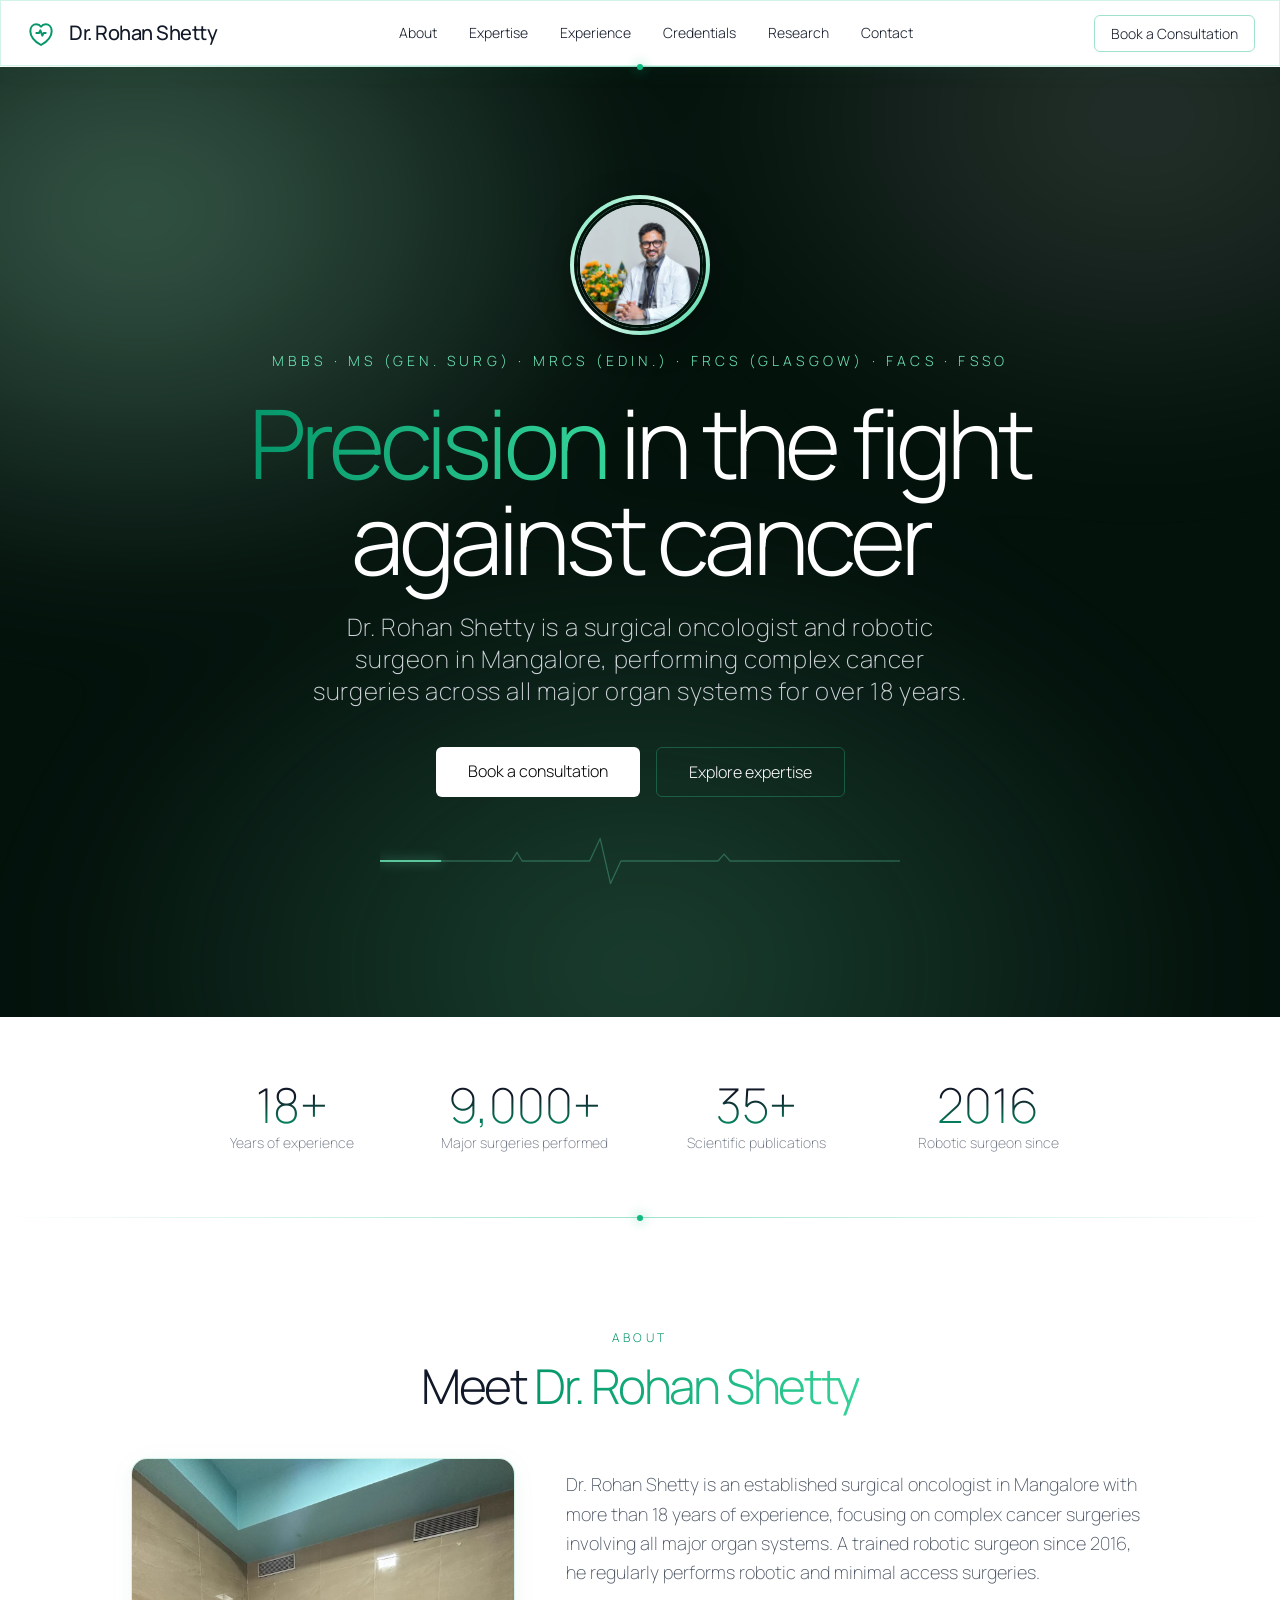
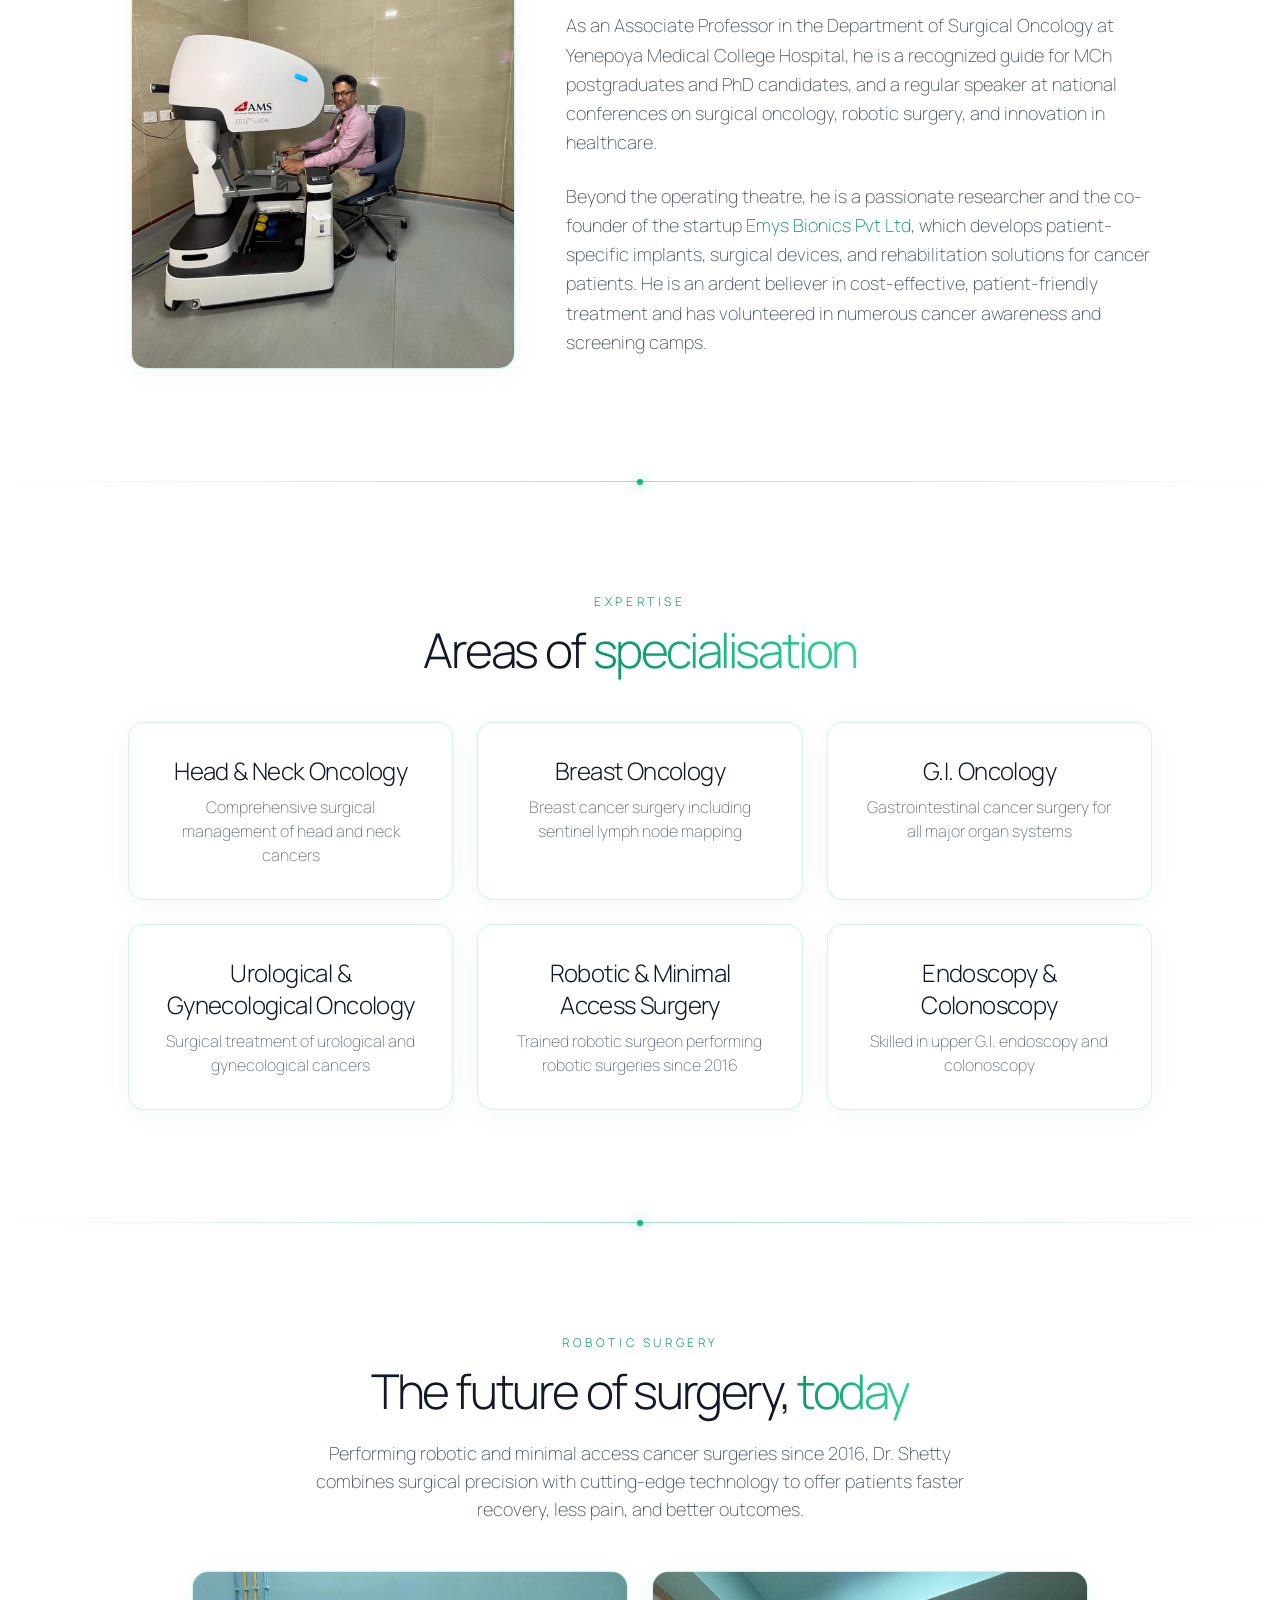
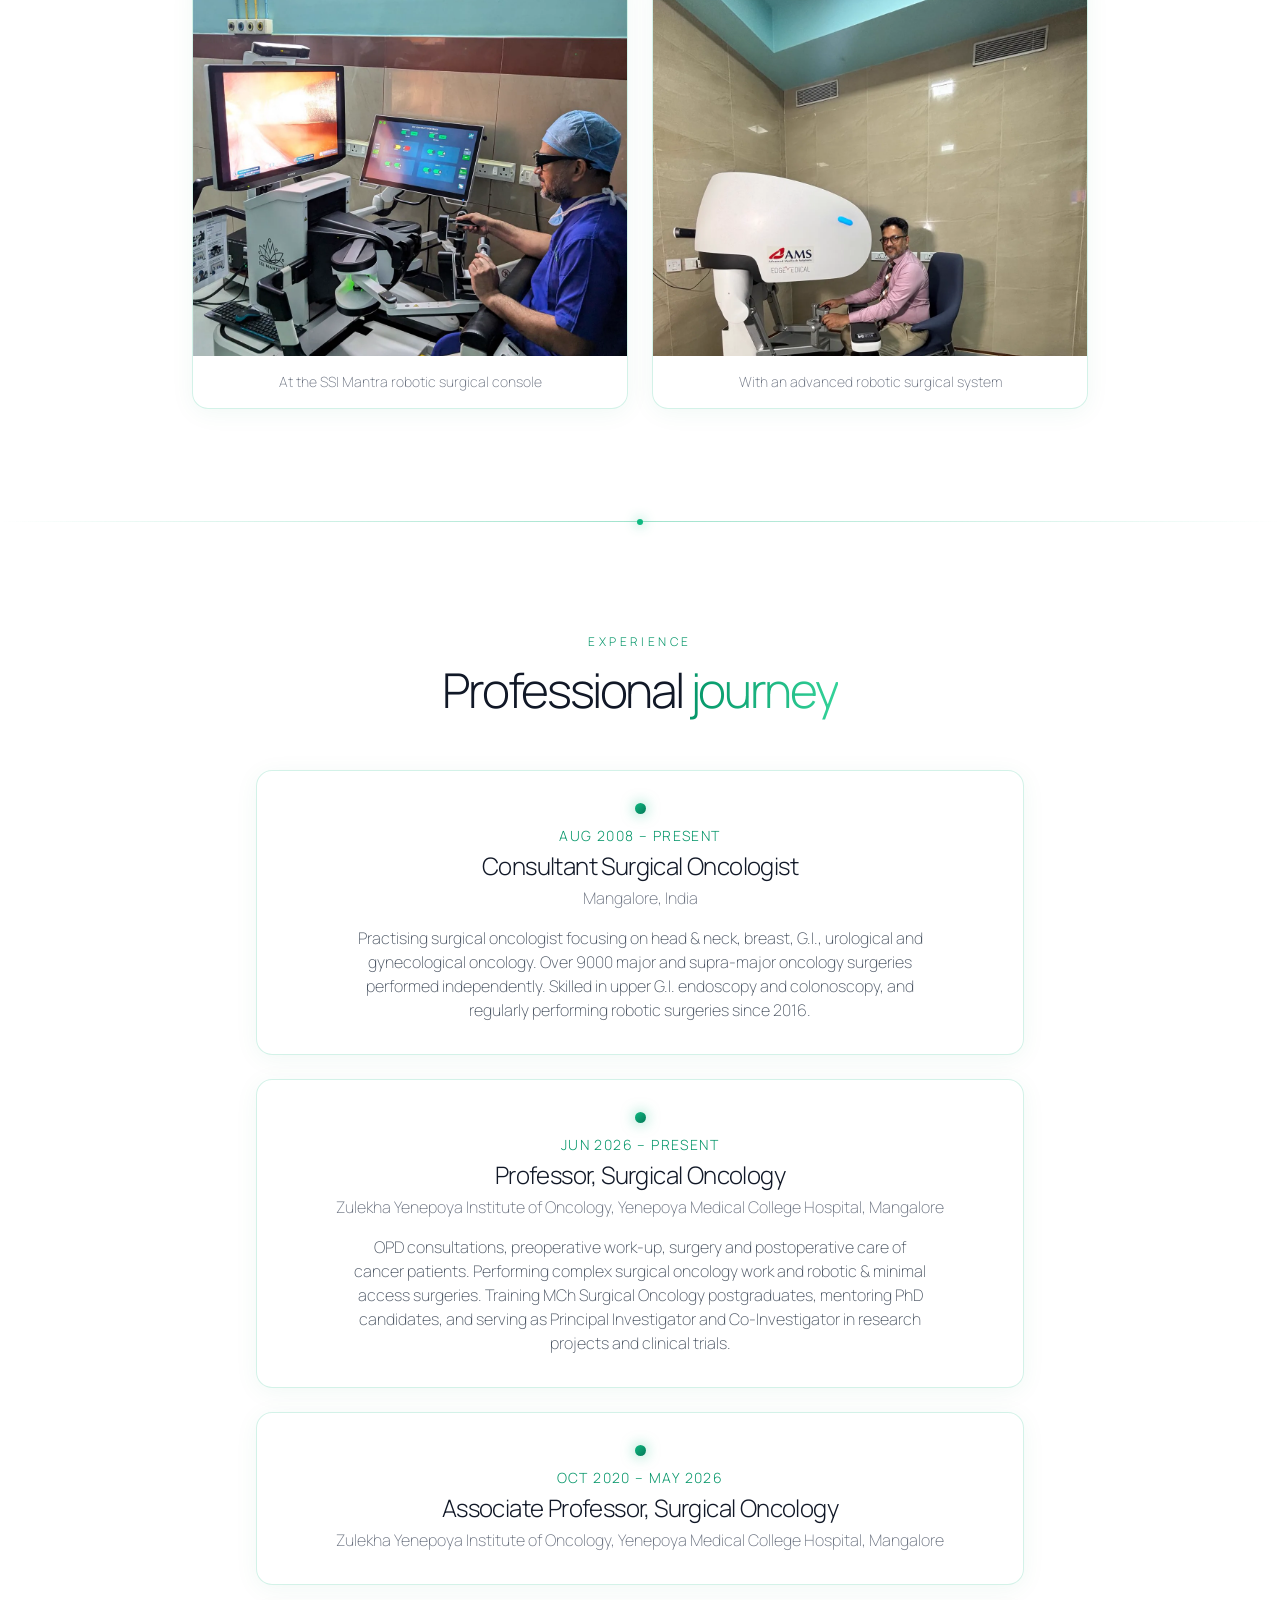
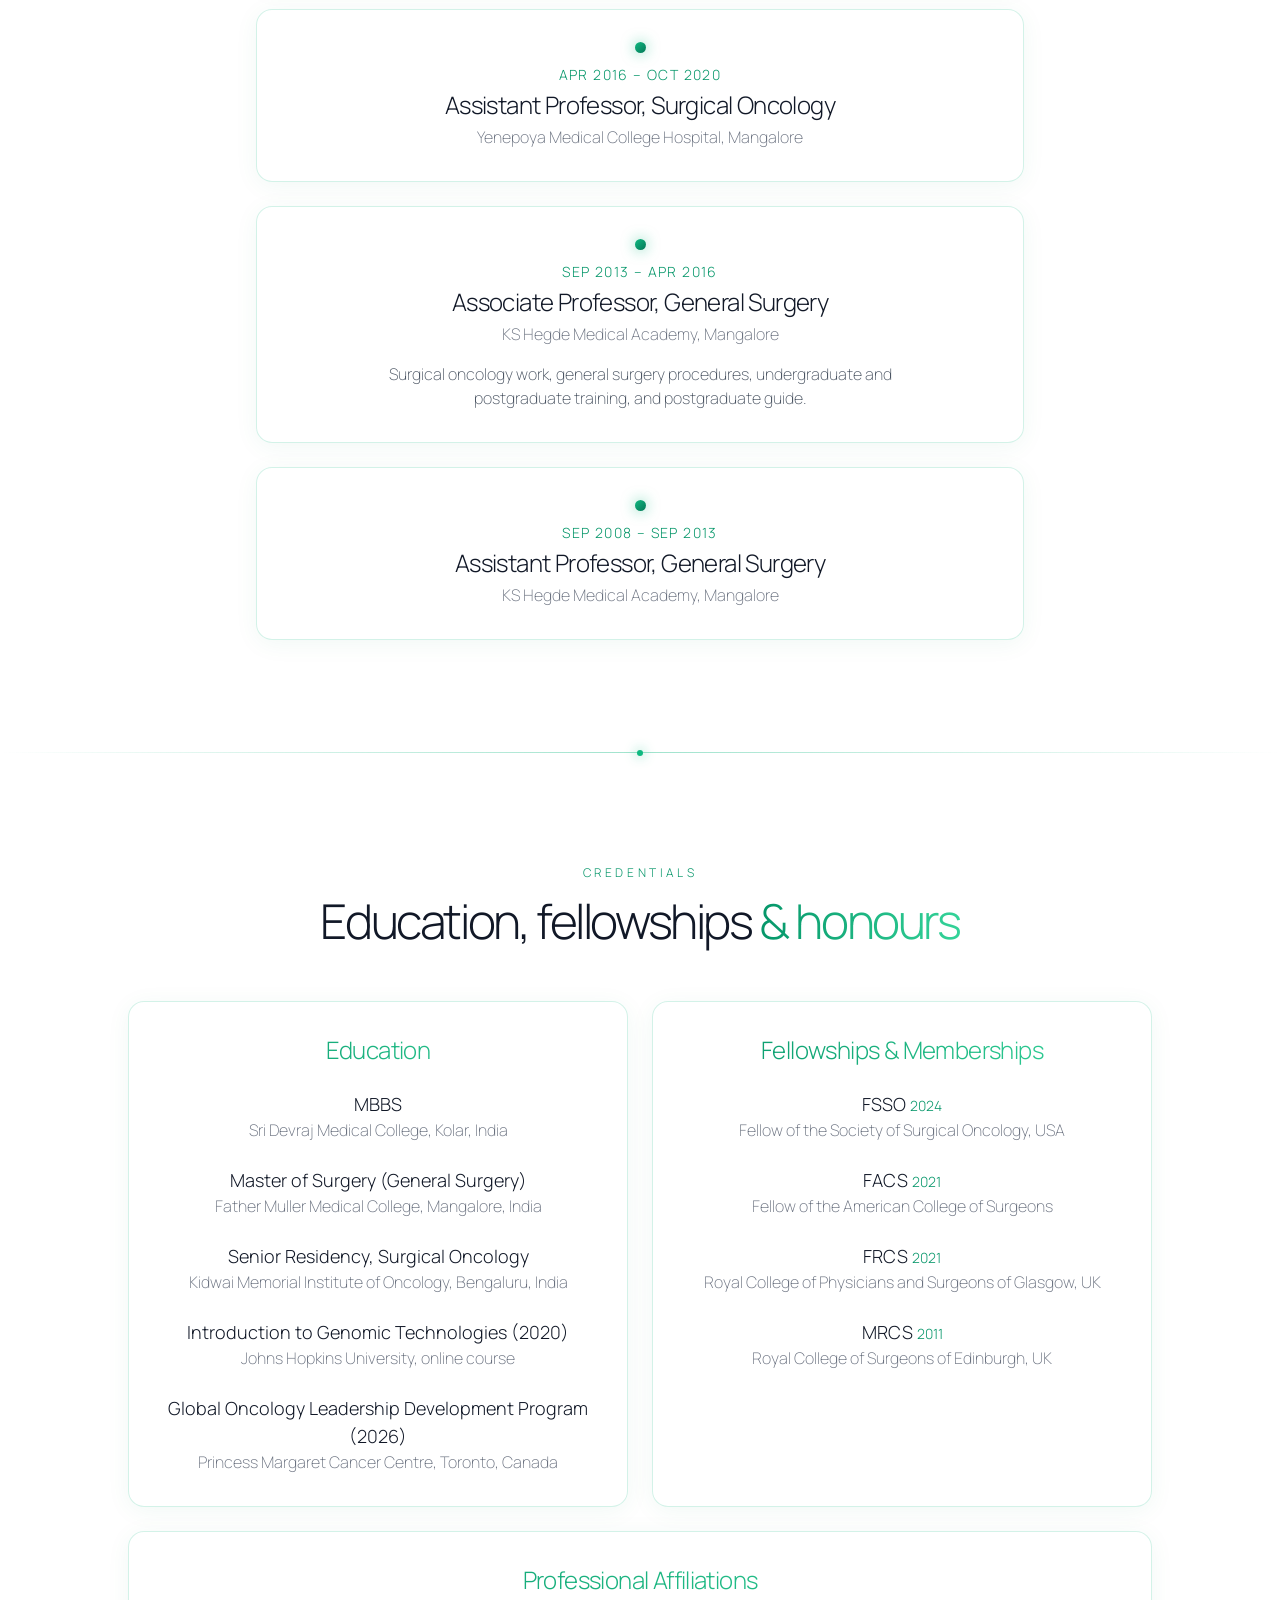
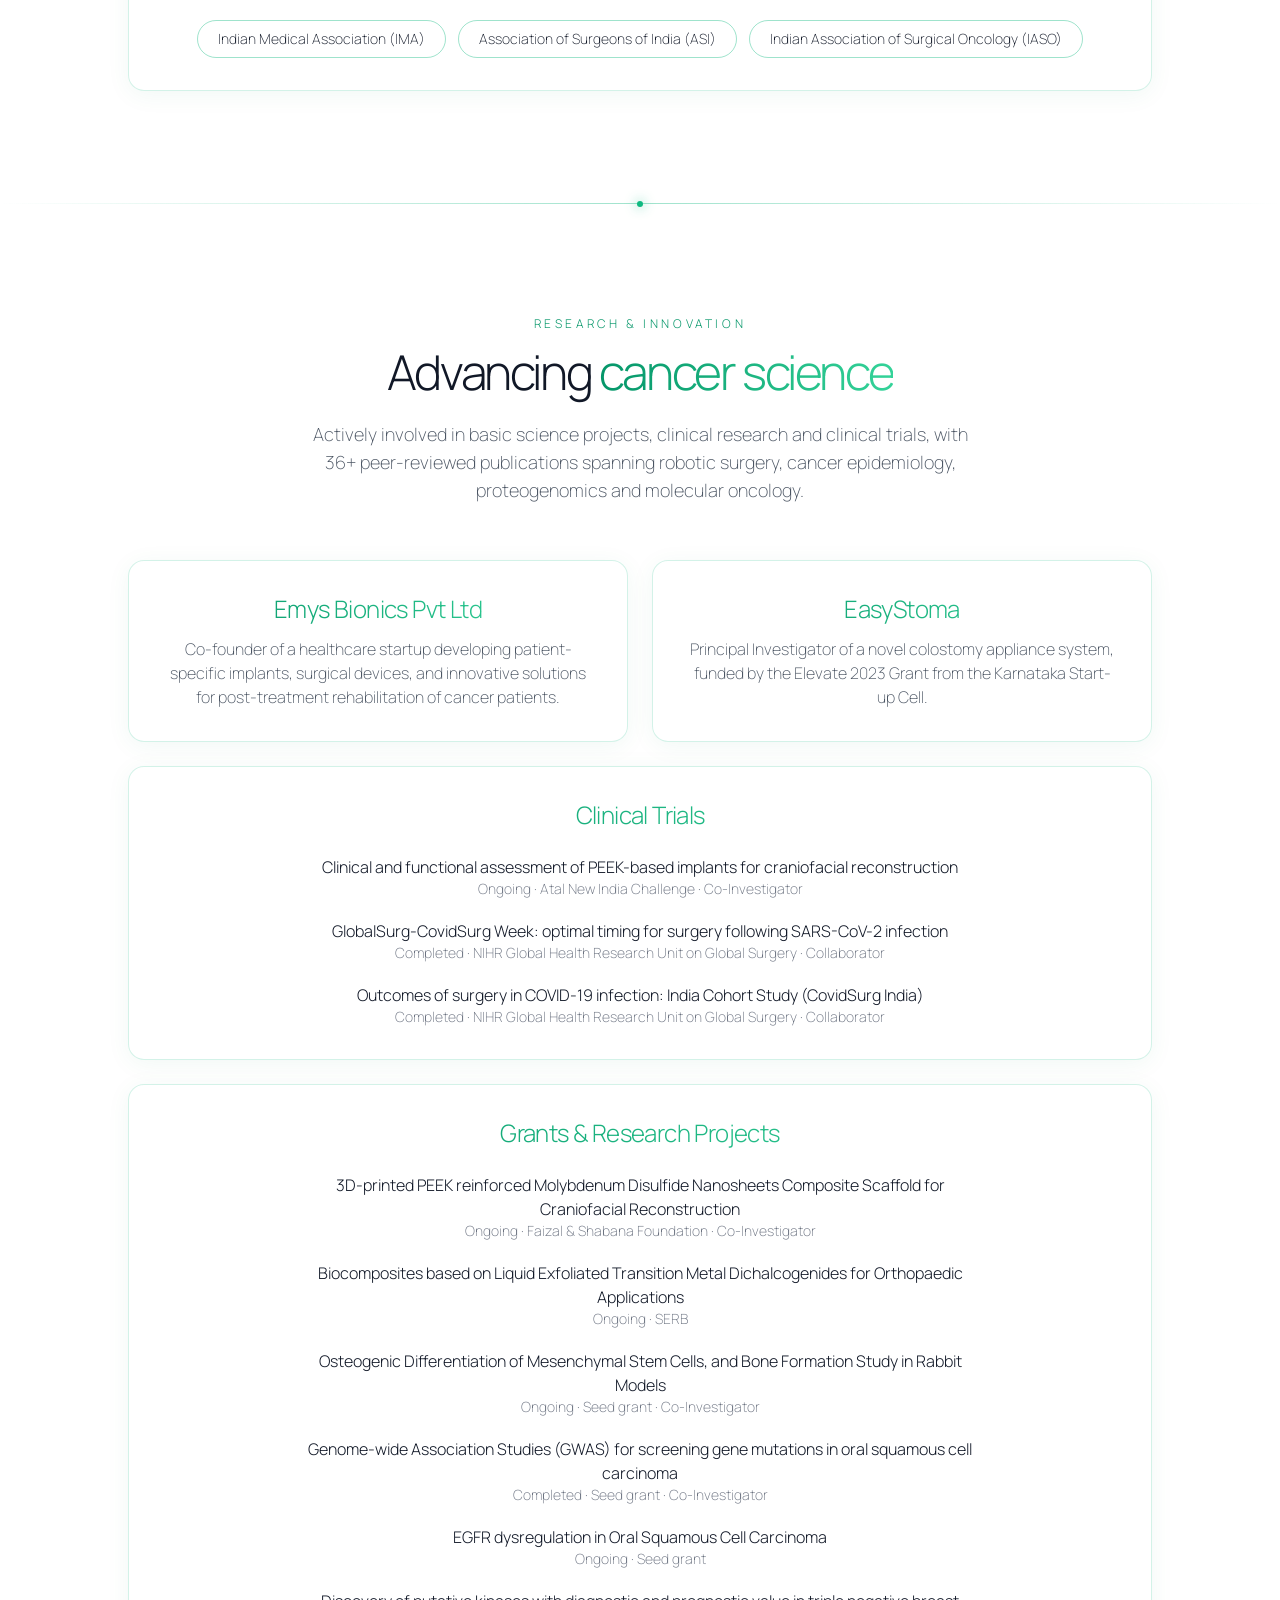
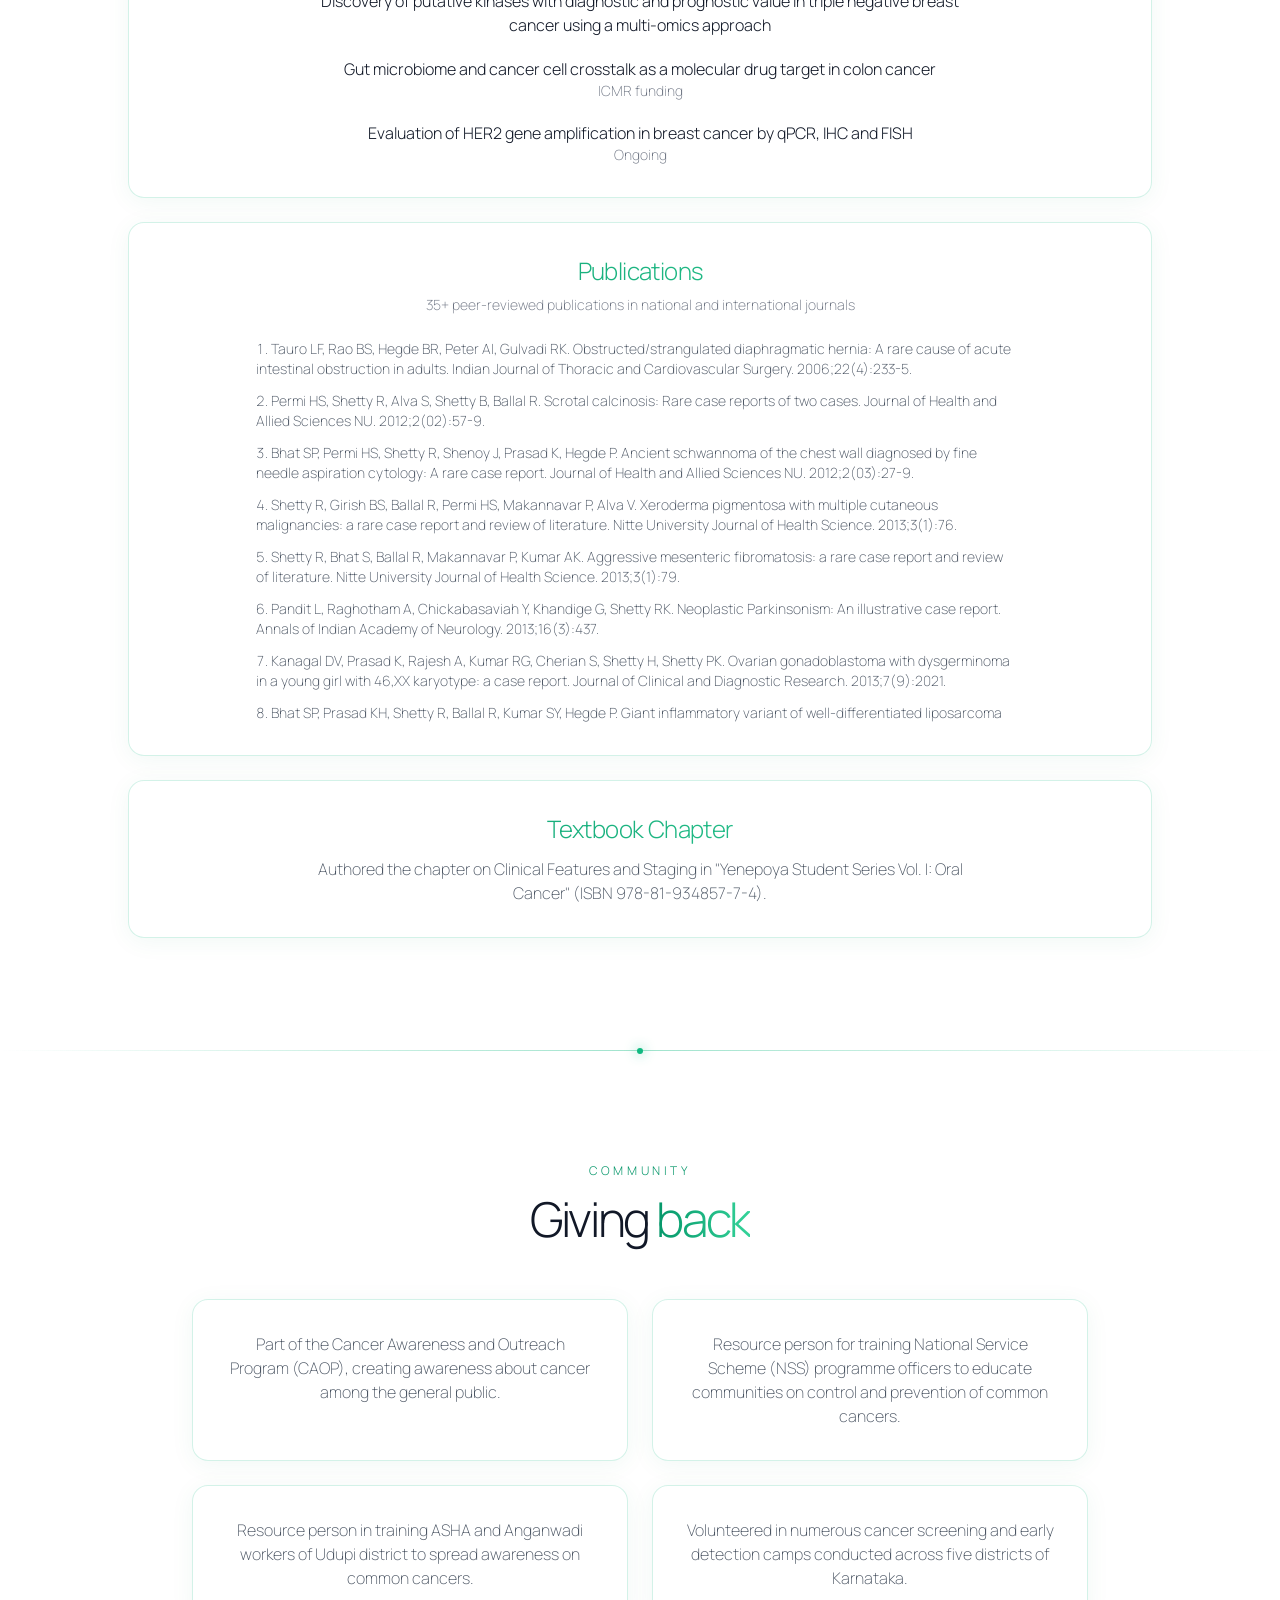
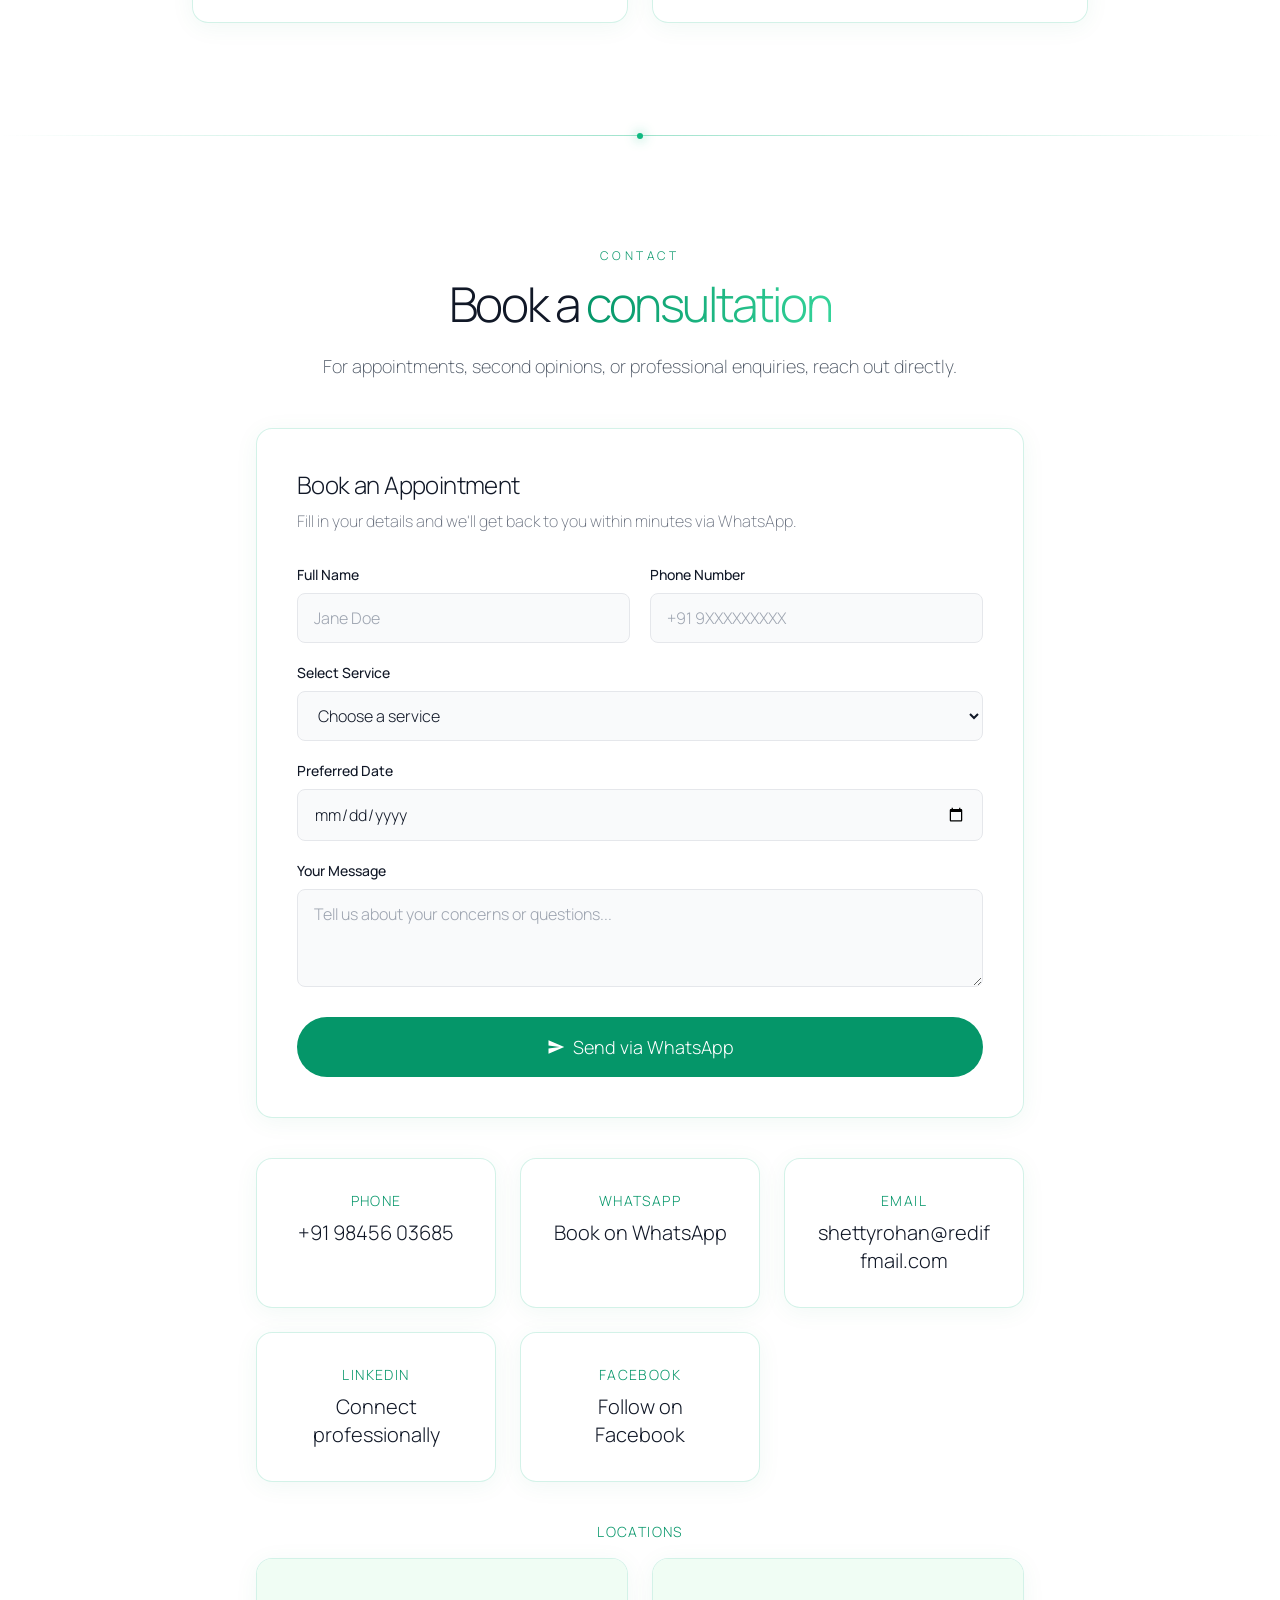
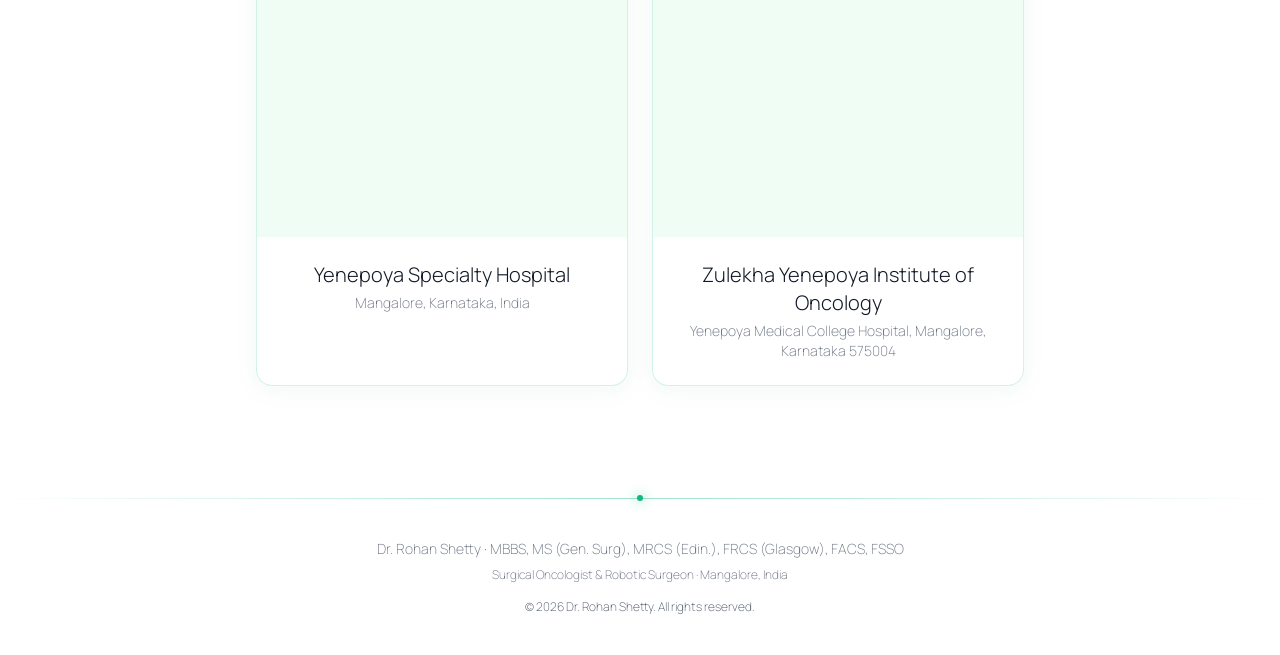
<file: index.html>
<!DOCTYPE html>
<html lang="en">
<head>
  <meta charset="UTF-8">
  <meta name="viewport" content="width=device-width, initial-scale=1.0">
  <title>Dr. Rohan Shetty | Surgical Oncologist &amp; Robotic Surgeon in Mangalore</title>

  <!-- SEO -->
  <meta name="description" content="Dr. Rohan Shetty is a leading surgical oncologist and robotic surgeon in Mangalore, India with 18+ years of experience and 9000+ major cancer surgeries. MBBS, MS, MRCS (Edinburgh), FRCS (Glasgow), FACS, FSSO. Head &amp; neck, breast, GI, urological and gynecological oncology.">
  <meta name="keywords" content="Dr Rohan Shetty, surgical oncologist Mangalore, robotic surgeon Mangalore, cancer surgeon Mangalore, best oncologist Mangalore, breast cancer surgery, head and neck cancer, GI oncology, robotic surgery India, Yenepoya oncology, cancer treatment Mangalore">
  <meta name="author" content="Dr. Rohan Shetty">
  <meta name="robots" content="index, follow">
  <link rel="canonical" href="https://drrohanshetty.com/">

  <!-- Open Graph -->
  <meta property="og:type" content="profile">
  <meta property="og:title" content="Dr. Rohan Shetty | Surgical Oncologist &amp; Robotic Surgeon in Mangalore">
  <meta property="og:description" content="18+ years of experience. 9000+ major cancer surgeries. Robotic surgeon since 2016. Fellow of the American College of Surgeons, Royal College of Surgeons (Glasgow) and Society of Surgical Oncology.">
  <meta property="og:url" content="https://drrohanshetty.com/">
  <meta property="og:image" content="https://drrohanshetty.com/assets/dr-rohan-shetty-robotic-surgeon.jpg">
  <meta property="og:locale" content="en_IN">

  <!-- Twitter -->
  <meta name="twitter:card" content="summary_large_image">
  <meta name="twitter:title" content="Dr. Rohan Shetty | Surgical Oncologist &amp; Robotic Surgeon in Mangalore">
  <meta name="twitter:description" content="18+ years of experience. 9000+ major cancer surgeries. Robotic surgeon since 2016.">
  <meta name="twitter:image" content="https://drrohanshetty.com/assets/dr-rohan-shetty-robotic-surgeon.jpg">

  <!-- Favicon -->
  <link rel="icon" type="image/svg+xml" href="favicon.svg">
  <link rel="apple-touch-icon" href="favicon.svg">
  <link rel="manifest" href="site.webmanifest">
  <meta name="theme-color" content="#ffffff">
  <meta name="color-scheme" content="light">

  <!-- Structured data -->
  <script type="application/ld+json">
  {
    "@context": "https://schema.org",
    "@type": "Physician",
    "name": "Dr. Rohan Shetty",
    "image": "https://drrohanshetty.com/assets/dr-rohan-shetty-robotic-surgeon.jpg",
    "url": "https://drrohanshetty.com/",
    "telephone": "+91-9845603685",
    "email": "shettyrohan@rediffmail.com",
    "medicalSpecialty": "Oncologic",
    "jobTitle": "Professor of Surgical Oncology and Robotic Surgeon",
    "description": "Surgical oncologist in Mangalore with more than 18 years of experience in complex cancer surgeries involving all major organ systems. Trained robotic surgeon since 2016.",
    "address": {
      "@type": "PostalAddress",
      "addressLocality": "Mangalore",
      "postalCode": "575004",
      "addressRegion": "Karnataka",
      "addressCountry": "IN"
    },
    "alumniOf": [
      { "@type": "CollegeOrUniversity", "name": "Sri Devraj Medical College, Kolar" },
      { "@type": "CollegeOrUniversity", "name": "Father Muller Medical College, Mangalore" },
      { "@type": "CollegeOrUniversity", "name": "Kidwai Memorial Institute of Oncology, Bengaluru" }
    ],
    "memberOf": [
      { "@type": "Organization", "name": "American College of Surgeons" },
      { "@type": "Organization", "name": "Royal College of Physicians and Surgeons of Glasgow" },
      { "@type": "Organization", "name": "Royal College of Surgeons of Edinburgh" },
      { "@type": "Organization", "name": "Society of Surgical Oncology" },
      { "@type": "Organization", "name": "Indian Medical Association" },
      { "@type": "Organization", "name": "Association of Surgeons of India" },
      { "@type": "Organization", "name": "Indian Association of Surgical Oncology" }
    ],
    "sameAs": [
      "https://www.linkedin.com/in/rohan-shetty-8aa92219/",
      "https://www.facebook.com/share/1Bfi6kkKQW/?mibextid=wwXIfr"
    ]
  }
  </script>

  <link rel="stylesheet" href="styles.css">
  <link rel="preconnect" href="https://fonts.googleapis.com">
  <link rel="preconnect" href="https://fonts.gstatic.com" crossorigin>
  <link rel="preconnect" href="https://my.spline.design">
  <link rel="dns-prefetch" href="https://my.spline.design">
  <link href="https://fonts.googleapis.com/css2?family=Manrope:wght@200;300;400;500;600;700;800&display=swap" rel="stylesheet">

  <style>
    html { scroll-behavior: smooth; color-scheme: light; }
    body {
      position: relative;
      font-family: 'Manrope', sans-serif;
      margin: 0;
      padding: 0;
      overflow-x: hidden;
      background-color: #ffffff;
      color: #111827;
    }
    .shader-bg-mount {
      /* Fixed + viewport-sized rather than stretched across the whole (very tall) page:
         a mesh gradient needs a sane aspect ratio to show visible texture, and since it's
         genuinely animated (not a static image), staying pinned to the viewport still means
         it's always visible as you scroll — the opaque hero covers it while at the top. */
      position: fixed;
      top: 0;
      left: 0;
      right: 0;
      height: 100vh;
      height: 100svh;
      z-index: 0;
      overflow: hidden;
      pointer-events: none;
      opacity: 0.38;
    }
    .shader-bg-mount canvas {
      display: block;
      width: 100%;
      height: 100%;
    }
    .shader-layer {
      position: absolute;
      inset: 0;
    }
    .shader-layer.shader-layer-2 {
      opacity: 0.45;
    }
    .shader-layer-1.shader-bg-mount-fallback {
      background:
        radial-gradient(45% 45% at 20% 20%, rgba(167,243,208,0.5), transparent 70%),
        radial-gradient(40% 40% at 80% 30%, rgba(110,231,183,0.4), transparent 70%),
        radial-gradient(50% 50% at 50% 85%, rgba(52,211,153,0.35), transparent 70%);
      animation: auroraDrift 20s ease-in-out infinite alternate;
    }
    .shader-layer-2.shader-bg-mount-fallback {
      display: none;
    }
    #home {
      position: relative;
      overflow: hidden;
      background: #ffffff;
      /* Overrides Tailwind's min-h-screen (100vh), which jumps as mobile browser toolbars
         show/hide during scroll. 100svh stays fixed to the smallest possible viewport instead. */
      min-height: 100svh;
    }
    .spline-container {
      /* inset:0 (not a viewport-unit height) so the dark backdrop always covers the
         full hero, even when the hero content grows taller than one screen —
         otherwise the ECG trace at the bottom lands on white and disappears. */
      position: absolute;
      inset: 0;
      z-index: 0;
      overflow: hidden;
      background: #04120c;
    }
    .spline-container::before {
      content: '';
      position: absolute;
      inset: -20%;
      background:
        radial-gradient(42% 42% at 22% 25%, rgba(167,243,208,0.32), transparent 70%),
        radial-gradient(38% 38% at 78% 18%, rgba(255,255,255,0.14), transparent 70%),
        radial-gradient(48% 48% at 50% 82%, rgba(110,231,183,0.22), transparent 70%);
      filter: blur(60px);
      animation: auroraDrift 20s ease-in-out infinite alternate;
      will-change: transform;
    }
    @keyframes auroraDrift {
      0%   { transform: translate3d(0, 0, 0) scale(1); }
      50%  { transform: translate3d(2%, -3%, 0) scale(1.08); }
      100% { transform: translate3d(-3%, 2%, 0) scale(1.02); }
    }
    @media (prefers-reduced-motion: reduce) {
      .spline-container::before { animation: none; }
    }
    .spline-container iframe {
      position: relative;
      z-index: 1;
      opacity: 0;
      /* Recolors the third-party Spline scene from blue/violet to a soft green palette. */
      filter: hue-rotate(-95deg) saturate(1.15) brightness(1.05);
      transition: opacity 1.4s ease;
    }
    .spline-container iframe.loaded {
      opacity: 1;
    }
    .content { position: relative; z-index: 10; }
    /* The .content rule above outranks Tailwind's .sticky/.z-50 (same specificity, later in
       the cascade), which silently demoted the header to z-index:10 — letting hero content
       paint over the open mobile menu. Restore the header's intended stacking here. */
    header.content { position: sticky; top: 0; z-index: 50; }
    .glass {
      background: rgba(255, 255, 255, 0.78);
      backdrop-filter: blur(14px);
      -webkit-backdrop-filter: blur(14px);
      border: 1px solid rgba(16, 185, 129, 0.18);
      box-shadow: 0 4px 24px rgba(16, 129, 80, 0.06);
    }
    .glow-line {
      height: 1px;
      background: linear-gradient(to right, transparent, rgba(16,185,129,0.4), transparent);
    }
    .gradient-text {
      background: linear-gradient(to right, #059669, #34d399);
      -webkit-background-clip: text;
      background-clip: text;
      color: transparent;
    }
    .hero-portrait {
      width: 140px;
      height: 140px;
      border-radius: 9999px;
      padding: 4px;
      background: linear-gradient(135deg, #6ee7b7, #ffffff, #34d399);
      box-shadow: 0 8px 32px rgba(0,0,0,0.35);
    }
    .hero-portrait picture,
    .hero-portrait img {
      display: block;
      width: 100%;
      height: 100%;
      border-radius: 9999px;
      object-fit: cover;
      border: 3px solid #04120c;
    }
    @media (max-width: 640px) {
      .hero-portrait-sm {
        width: 88px;
        height: 88px;
      }
    }
    .reveal {
      opacity: 0;
      transform: translateY(28px);
      transition: opacity 0.9s cubic-bezier(0.22,1,0.36,1), transform 0.9s cubic-bezier(0.22,1,0.36,1);
    }
    .reveal.visible { opacity: 1; transform: translateY(0); }
    .stat-num {
      font-weight: 200;
      background: linear-gradient(180deg, #111827 30%, #059669);
      -webkit-background-clip: text;
      background-clip: text;
      color: transparent;
    }
    .timeline-dot {
      width: 11px; height: 11px; border-radius: 9999px;
      background: linear-gradient(135deg, #10b981, #047857);
      box-shadow: 0 0 14px rgba(16,185,129,0.6);
    }
    #mobileMenu {
      transition: opacity 0.3s ease, transform 0.3s ease;
      /* Solid background: the translucent .glass style let the dark hero content
         bleed through and made the open menu unreadable on phones. */
      background: #ffffff;
      box-shadow: 0 18px 40px rgba(4, 18, 12, 0.28);
      z-index: 60;
    }
    #mobileMenu.hidden-menu {
      opacity: 0;
      transform: translateY(-8px);
      pointer-events: none;
    }
    /* Animated ECG trace in the hero — a pulse travels along the line continuously. */
    .ecg-line {
      width: min(520px, 86vw);
      height: 56px;
      margin-top: 2.25rem;
    }
    .ecg-line .ecg-base {
      stroke: rgba(110, 231, 183, 0.3);
    }
    .ecg-line .ecg-pulse {
      stroke: #6ee7b7;
      stroke-dasharray: 70 770;
      stroke-dashoffset: 840;
      animation: ecgTrace 3.4s linear infinite;
      filter: drop-shadow(0 0 6px rgba(110, 231, 183, 0.9));
    }
    /* Phones: the hairline trace scales down and gets lost — thicken and brighten it. */
    @media (max-width: 640px) {
      .ecg-line { height: 48px; margin-top: 1.75rem; }
      .ecg-line .ecg-base { stroke: rgba(110, 231, 183, 0.45); stroke-width: 2.5; }
      .ecg-line .ecg-pulse { stroke: #a7f3d0; stroke-width: 2.5; }
    }
    @keyframes ecgTrace {
      to { stroke-dashoffset: 0; }
    }
    /* Soft pulsing dot at the centre of each section divider. */
    .glow-line { position: relative; }
    .glow-line::after {
      content: '';
      position: absolute;
      left: 50%;
      top: 50%;
      width: 6px;
      height: 6px;
      margin: -3px 0 0 -3px;
      border-radius: 9999px;
      background: #10b981;
      box-shadow: 0 0 12px rgba(16, 185, 129, 0.8);
      animation: pulseDot 2.6s ease-in-out infinite;
    }
    @keyframes pulseDot {
      0%, 100% { transform: scale(0.6); opacity: 0.5; }
      50% { transform: scale(1.2); opacity: 1; }
    }
    /* Gentle lift on hover for the glass cards (nav is .glass too but never .rounded-2xl). */
    .glass.rounded-2xl {
      transition: transform 0.35s cubic-bezier(0.22,1,0.36,1), box-shadow 0.35s ease, border-color 0.35s ease;
    }
    .glass.rounded-2xl:hover {
      transform: translateY(-4px);
      box-shadow: 0 18px 44px rgba(6, 95, 70, 0.14);
    }
    @media (prefers-reduced-motion: reduce) {
      .ecg-line .ecg-pulse, .glow-line::after { animation: none; }
      .glass.rounded-2xl:hover { transform: none; }
    }
    .pub-list::-webkit-scrollbar { width: 5px; }
    .pub-list::-webkit-scrollbar-track { background: rgba(0,0,0,0.05); border-radius: 8px; }
    .pub-list::-webkit-scrollbar-thumb { background: rgba(16,185,129,0.4); border-radius: 8px; }
    .map-embed {
      position: relative;
      width: 100%;
      aspect-ratio: 4 / 3;
      background: #f0fdf4;
    }
    .map-embed iframe {
      position: absolute;
      inset: 0;
      width: 100%;
      height: 100%;
      border: 0;
    }
  </style>
</head>
<body class="bg-white text-gray-900 font-light antialiased">

  <!-- Real WebGL mesh-gradient shader (paper-design/shaders, vanilla JS, no React/bundler needed),
       mounted only below the hero, two layered passes like the reference component (base + 60%-opacity overlay).
       Loaded via dynamic import after paint so it never blocks first render; if it fails to load for any
       reason the plain white background is a safe fallback. -->
  <div class="shader-bg-mount" aria-hidden="true">
    <div class="shader-layer shader-layer-1" id="meshGradientMount"></div>
    <div class="shader-layer shader-layer-2" id="meshGradientMount2"></div>
  </div>

  <!-- Navigation -->
  <header class="content sticky top-0 z-50">
    <nav class="glass" aria-label="Main navigation">
      <div class="container mx-auto px-6 py-4">
        <div class="flex items-center justify-between">
          <a href="#home" class="flex items-center" aria-label="Dr. Rohan Shetty home">
            <svg class="h-8 w-8 text-emerald-600" viewBox="0 0 24 24" fill="none" stroke="currentColor" stroke-width="1.5" aria-hidden="true">
              <path stroke-linecap="round" stroke-linejoin="round" d="M12 21c-4.5-2.6-8-6.2-8-10.4C4 7.5 6 5.5 8.5 5.5c1.4 0 2.7.7 3.5 1.8.8-1.1 2.1-1.8 3.5-1.8C18 5.5 20 7.5 20 10.6c0 4.2-3.5 7.8-8 10.4z"></path>
              <path stroke-linecap="round" stroke-linejoin="round" d="M8.5 12h2l1-2 1.5 4 1-2h1.5"></path>
            </svg>
            <span class="ml-3 text-lg md:text-xl tracking-tight font-medium">Dr. Rohan Shetty</span>
          </a>
          <div class="hidden md:flex space-x-8 text-sm">
            <a href="#about" class="hover:text-emerald-600 transition-colors">About</a>
            <a href="#expertise" class="hover:text-emerald-600 transition-colors">Expertise</a>
            <a href="#experience" class="hover:text-emerald-600 transition-colors">Experience</a>
            <a href="#credentials" class="hover:text-emerald-600 transition-colors">Credentials</a>
            <a href="#research" class="hover:text-emerald-600 transition-colors">Research</a>
            <a href="#contact" class="hover:text-emerald-600 transition-colors">Contact</a>
          </div>
          <div class="hidden md:block">
            <a href="https://wa.me/919845603685?text=Hi%2C%20I%27d%20like%20to%20book%20a%20consultation%20with%20Dr.%20Rohan%20Shetty." target="_blank" rel="noopener" class="text-sm border border-emerald-500/40 rounded-md px-4 py-2 hover:bg-emerald-500/10 transition-all">Book a Consultation</a>
          </div>
          <!-- Hamburger -->
          <button id="hamburger" class="md:hidden flex flex-col justify-center items-center w-10 h-10 rounded-md border border-emerald-500/40" aria-label="Open menu" aria-expanded="false" aria-controls="mobileMenu">
            <span class="block w-5 h-px bg-gray-900 mb-1.5 transition-transform" id="bar1"></span>
            <span class="block w-5 h-px bg-gray-900 mb-1.5 transition-opacity" id="bar2"></span>
            <span class="block w-5 h-px bg-gray-900 transition-transform" id="bar3"></span>
          </button>
        </div>
      </div>
      <!-- Mobile menu -->
      <div id="mobileMenu" class="hidden-menu md:hidden absolute left-0 right-0 glass border-t border-emerald-500/30">
        <div class="flex flex-col items-center text-center py-6 space-y-4 text-sm">
          <a href="#about" class="hover:text-emerald-600 transition-colors">About</a>
          <a href="#expertise" class="hover:text-emerald-600 transition-colors">Expertise</a>
          <a href="#experience" class="hover:text-emerald-600 transition-colors">Experience</a>
          <a href="#credentials" class="hover:text-emerald-600 transition-colors">Credentials</a>
          <a href="#research" class="hover:text-emerald-600 transition-colors">Research</a>
          <a href="#contact" class="hover:text-emerald-600 transition-colors">Contact</a>
          <a href="https://wa.me/919845603685?text=Hi%2C%20I%27d%20like%20to%20book%20a%20consultation%20with%20Dr.%20Rohan%20Shetty." target="_blank" rel="noopener" class="border border-emerald-500/40 rounded-md px-5 py-2 hover:bg-emerald-500/10 transition-all">Book a Consultation</a>
        </div>
      </div>
    </nav>
    <div class="glow-line"></div>
  </header>

  <!-- Hero -->
  <section id="home" class="relative overflow-hidden text-white min-h-screen flex items-center">
    <!-- Ambient CSS glow loads instantly; Spline 3D scene (recolored green) fades in on top once ready -->
    <div class="spline-container" aria-hidden="true">
      <iframe id="splineFrame" data-src="https://my.spline.design/retrofuturismbganimation-Lb3VtL1bNaYUnirKNzn0FvaW/" frameborder="0" width="100%" height="100%" title="Background animation"></iframe>
    </div>
    <div class="container relative z-10 mx-auto px-6 py-10 md:py-32">
      <div class="flex flex-col items-center text-center max-w-4xl mx-auto">
        <div class="hero-portrait hero-portrait-sm reveal mb-4">
          <picture>
            <source srcset="assets/dr-rohan-shetty-portrait.webp" type="image/webp">
            <img src="assets/dr-rohan-shetty-portrait.jpg" alt="Dr. Rohan Shetty, surgical oncologist and robotic surgeon" width="140" height="140">
          </picture>
        </div>
        <p class="text-emerald-300 tracking-[0.3em] uppercase text-xs md:text-sm mb-3 md:mb-6 reveal">MBBS &middot; MS (Gen. Surg) &middot; MRCS (Edin.) &middot; FRCS (Glasgow) &middot; FACS &middot; FSSO</p>
        <h1 class="text-4xl md:text-7xl lg:text-8xl font-light tracking-tighter mb-3 md:mb-6 leading-tight reveal">
          <span class="gradient-text">Precision</span> in the fight against cancer
        </h1>
        <p class="text-gray-300 text-base md:text-2xl mb-6 md:mb-10 max-w-2xl mx-auto font-extralight tracking-wide reveal">
          Dr. Rohan Shetty is a surgical oncologist and robotic surgeon in Mangalore, performing complex cancer surgeries across all major organ systems for over 18 years.
        </p>
        <div class="flex flex-col sm:flex-row gap-3 md:gap-4 justify-center reveal">
          <a href="https://wa.me/919845603685?text=Hi%2C%20I%27d%20like%20to%20book%20a%20consultation%20with%20Dr.%20Rohan%20Shetty." target="_blank" rel="noopener" class="bg-white text-black font-light rounded-md px-8 py-3 hover:bg-opacity-90 transition-all">Book a consultation</a>
          <a href="#expertise" class="bg-transparent border border-emerald-400/30 rounded-md px-8 py-3 hover:bg-emerald-400/10 transition-all">Explore expertise</a>
        </div>
        <!-- Animated ECG heartbeat trace -->
        <svg class="ecg-line reveal" viewBox="0 0 600 60" fill="none" xmlns="http://www.w3.org/2000/svg" aria-hidden="true" preserveAspectRatio="xMidYMid meet">
          <path class="ecg-base" d="M0,30 L140,30 L152,30 L158,20 L164,30 L230,30 L242,30 L254,4 L266,56 L278,30 L380,30 L390,30 L397,22 L404,30 L600,30" stroke-width="1.5" stroke-linecap="round" stroke-linejoin="round"/>
          <path class="ecg-pulse" d="M0,30 L140,30 L152,30 L158,20 L164,30 L230,30 L242,30 L254,4 L266,56 L278,30 L380,30 L390,30 L397,22 L404,30 L600,30" stroke-width="1.5" stroke-linecap="round" stroke-linejoin="round"/>
        </svg>
      </div>
    </div>
  </section>

  <!-- Stats -->
  <section class="content bg-white">
    <div class="container mx-auto px-6 py-16">
      <div class="grid grid-cols-2 md:grid-cols-4 gap-8 max-w-4xl mx-auto text-center reveal">
        <div>
          <p class="stat-num text-4xl md:text-5xl mb-1" data-count="18" data-suffix="+">0+</p>
          <p class="text-gray-500 font-extralight text-sm">Years of experience</p>
        </div>
        <div>
          <p class="stat-num text-4xl md:text-5xl mb-1" data-count="9000" data-suffix="+">0+</p>
          <p class="text-gray-500 font-extralight text-sm">Major surgeries performed</p>
        </div>
        <div>
          <p class="stat-num text-4xl md:text-5xl mb-1" data-count="35" data-suffix="+">0+</p>
          <p class="text-gray-500 font-extralight text-sm">Scientific publications</p>
        </div>
        <div>
          <p class="stat-num text-4xl md:text-5xl mb-1">2016</p>
          <p class="text-gray-500 font-extralight text-sm">Robotic surgeon since</p>
        </div>
      </div>
    </div>
  </section>

  <div class="glow-line content"></div>

  <!-- About -->
  <section id="about" class="content">
    <div class="container mx-auto px-6 py-20 md:py-28">
      <div class="max-w-5xl mx-auto text-center">
        <p class="text-emerald-600 tracking-[0.3em] uppercase text-xs mb-4 reveal">About</p>
        <h2 class="text-4xl md:text-5xl font-light tracking-tighter mb-12 reveal">Meet <span class="gradient-text">Dr. Rohan Shetty</span></h2>
        <div class="flex flex-col md:flex-row items-center gap-12 justify-center">
          <div class="md:w-2/5 reveal">
            <div class="glass rounded-2xl overflow-hidden mx-auto max-w-sm">
              <picture>
                <source srcset="assets/dr-rohan-shetty-robotic-surgeon.webp" type="image/webp">
                <img src="assets/dr-rohan-shetty-robotic-surgeon.jpg" alt="Dr. Rohan Shetty, surgical oncologist, at a robotic surgery console in Mangalore" class="w-full h-auto object-cover" loading="lazy" width="1200" height="1600">
              </picture>
            </div>
          </div>
          <div class="md:w-3/5 text-center md:text-left reveal">
            <p class="text-gray-600 text-lg font-extralight leading-relaxed mb-6">
              Dr. Rohan Shetty is an established surgical oncologist in Mangalore with more than 18 years of experience, focusing on complex cancer surgeries involving all major organ systems. A trained robotic surgeon since 2016, he regularly performs robotic and minimal access surgeries.
            </p>
            <p class="text-gray-600 text-lg font-extralight leading-relaxed mb-6">
              As an Associate Professor in the Department of Surgical Oncology at Yenepoya Medical College Hospital, he is a recognized guide for MCh postgraduates and PhD candidates, and a regular speaker at national conferences on surgical oncology, robotic surgery, and innovation in healthcare.
            </p>
            <p class="text-gray-600 text-lg font-extralight leading-relaxed">
              Beyond the operating theatre, he is a passionate researcher and the co-founder of the startup <span class="text-emerald-600">Emys Bionics Pvt Ltd</span>, which develops patient-specific implants, surgical devices, and rehabilitation solutions for cancer patients. He is an ardent believer in cost-effective, patient-friendly treatment and has volunteered in numerous cancer awareness and screening camps.
            </p>
          </div>
        </div>
      </div>
    </div>
  </section>

  <div class="glow-line content"></div>

  <!-- Expertise -->
  <section id="expertise" class="content">
    <div class="container mx-auto px-6 py-20 md:py-28">
      <div class="max-w-5xl mx-auto text-center">
        <p class="text-emerald-600 tracking-[0.3em] uppercase text-xs mb-4 reveal">Expertise</p>
        <h2 class="text-4xl md:text-5xl font-light tracking-tighter mb-12 reveal">Areas of <span class="gradient-text">specialisation</span></h2>
        <div class="grid grid-cols-1 sm:grid-cols-2 lg:grid-cols-3 gap-6">
          <div class="glass rounded-2xl p-8 text-center hover:border-emerald-300/40 transition-all reveal">
            <p class="text-2xl font-light mb-2 tracking-tight">Head &amp; Neck Oncology</p>
            <p class="text-gray-500 font-extralight">Comprehensive surgical management of head and neck cancers</p>
          </div>
          <div class="glass rounded-2xl p-8 text-center hover:border-emerald-300/40 transition-all reveal">
            <p class="text-2xl font-light mb-2 tracking-tight">Breast Oncology</p>
            <p class="text-gray-500 font-extralight">Breast cancer surgery including sentinel lymph node mapping</p>
          </div>
          <div class="glass rounded-2xl p-8 text-center hover:border-emerald-300/40 transition-all reveal">
            <p class="text-2xl font-light mb-2 tracking-tight">G.I. Oncology</p>
            <p class="text-gray-500 font-extralight">Gastrointestinal cancer surgery for all major organ systems</p>
          </div>
          <div class="glass rounded-2xl p-8 text-center hover:border-emerald-300/40 transition-all reveal">
            <p class="text-2xl font-light mb-2 tracking-tight">Urological &amp; Gynecological Oncology</p>
            <p class="text-gray-500 font-extralight">Surgical treatment of urological and gynecological cancers</p>
          </div>
          <div class="glass rounded-2xl p-8 text-center hover:border-emerald-300/40 transition-all reveal">
            <p class="text-2xl font-light mb-2 tracking-tight">Robotic &amp; Minimal Access Surgery</p>
            <p class="text-gray-500 font-extralight">Trained robotic surgeon performing robotic surgeries since 2016</p>
          </div>
          <div class="glass rounded-2xl p-8 text-center hover:border-emerald-300/40 transition-all reveal">
            <p class="text-2xl font-light mb-2 tracking-tight">Endoscopy &amp; Colonoscopy</p>
            <p class="text-gray-500 font-extralight">Skilled in upper G.I. endoscopy and colonoscopy</p>
          </div>
        </div>
      </div>
    </div>
  </section>

  <div class="glow-line content"></div>

  <!-- Robotic surgery highlight -->
  <section class="content">
    <div class="container mx-auto px-6 py-20 md:py-28">
      <div class="max-w-5xl mx-auto text-center">
        <p class="text-emerald-600 tracking-[0.3em] uppercase text-xs mb-4 reveal">Robotic Surgery</p>
        <h2 class="text-4xl md:text-5xl font-light tracking-tighter mb-6 reveal">The future of surgery, <span class="gradient-text">today</span></h2>
        <p class="text-gray-600 text-lg font-extralight max-w-2xl mx-auto mb-12 reveal">
          Performing robotic and minimal access cancer surgeries since 2016, Dr. Shetty combines surgical precision with cutting-edge technology to offer patients faster recovery, less pain, and better outcomes.
        </p>
        <div class="grid grid-cols-1 md:grid-cols-2 gap-6 max-w-4xl mx-auto">
          <div class="glass rounded-2xl overflow-hidden reveal">
            <picture>
              <source srcset="assets/dr-rohan-shetty-ssi-mantra-console.webp" type="image/webp">
              <img src="assets/dr-rohan-shetty-ssi-mantra-console.jpg" alt="Dr. Rohan Shetty operating the SSI Mantra robotic surgery console" class="w-full h-72 md:h-96 object-cover" loading="lazy" width="1200" height="1600">
            </picture>
            <p class="text-gray-500 font-extralight text-sm py-4 px-6 text-center">At the SSI Mantra robotic surgical console</p>
          </div>
          <div class="glass rounded-2xl overflow-hidden reveal">
            <picture>
              <source srcset="assets/dr-rohan-shetty-robotic-surgeon.webp" type="image/webp">
              <img src="assets/dr-rohan-shetty-robotic-surgeon.jpg" alt="Dr. Rohan Shetty with an advanced robotic surgery training system" class="w-full h-72 md:h-96 object-cover object-top" loading="lazy" width="1200" height="1600">
            </picture>
            <p class="text-gray-500 font-extralight text-sm py-4 px-6 text-center">With an advanced robotic surgical system</p>
          </div>
        </div>
      </div>
    </div>
  </section>

  <div class="glow-line content"></div>

  <!-- Experience -->
  <section id="experience" class="content">
    <div class="container mx-auto px-6 py-20 md:py-28">
      <div class="max-w-3xl mx-auto text-center">
        <p class="text-emerald-600 tracking-[0.3em] uppercase text-xs mb-4 reveal">Experience</p>
        <h2 class="text-4xl md:text-5xl font-light tracking-tighter mb-14 reveal">Professional <span class="gradient-text">journey</span></h2>

        <div class="space-y-6">
          <div class="glass rounded-2xl p-8 text-center reveal">
            <div class="flex justify-center mb-3"><span class="timeline-dot"></span></div>
            <p class="text-emerald-600 text-sm tracking-widest mb-1">AUG 2008 &ndash; PRESENT</p>
            <p class="text-2xl font-light tracking-tight mb-1">Consultant Surgical Oncologist</p>
            <p class="text-gray-500 font-extralight mb-4">Mangalore, India</p>
            <p class="text-gray-600 font-extralight max-w-xl mx-auto">Practising surgical oncologist focusing on head &amp; neck, breast, G.I., urological and gynecological oncology. Over 9000 major and supra-major oncology surgeries performed independently. Skilled in upper G.I. endoscopy and colonoscopy, and regularly performing robotic surgeries since 2016.</p>
          </div>

          <div class="glass rounded-2xl p-8 text-center reveal">
            <div class="flex justify-center mb-3"><span class="timeline-dot"></span></div>
            <p class="text-emerald-600 text-sm tracking-widest mb-1">JUN 2026 &ndash; PRESENT</p>
            <p class="text-2xl font-light tracking-tight mb-1">Professor, Surgical Oncology</p>
            <p class="text-gray-500 font-extralight mb-4">Zulekha Yenepoya Institute of Oncology, Yenepoya Medical College Hospital, Mangalore</p>
            <p class="text-gray-600 font-extralight max-w-xl mx-auto">OPD consultations, preoperative work-up, surgery and postoperative care of cancer patients. Performing complex surgical oncology work and robotic &amp; minimal access surgeries. Training MCh Surgical Oncology postgraduates, mentoring PhD candidates, and serving as Principal Investigator and Co-Investigator in research projects and clinical trials.</p>
          </div>

          <div class="glass rounded-2xl p-8 text-center reveal">
            <div class="flex justify-center mb-3"><span class="timeline-dot"></span></div>
            <p class="text-emerald-600 text-sm tracking-widest mb-1">OCT 2020 &ndash; MAY 2026</p>
            <p class="text-2xl font-light tracking-tight mb-1">Associate Professor, Surgical Oncology</p>
            <p class="text-gray-500 font-extralight">Zulekha Yenepoya Institute of Oncology, Yenepoya Medical College Hospital, Mangalore</p>
          </div>

          <div class="glass rounded-2xl p-8 text-center reveal">
            <div class="flex justify-center mb-3"><span class="timeline-dot"></span></div>
            <p class="text-emerald-600 text-sm tracking-widest mb-1">APR 2016 &ndash; OCT 2020</p>
            <p class="text-2xl font-light tracking-tight mb-1">Assistant Professor, Surgical Oncology</p>
            <p class="text-gray-500 font-extralight">Yenepoya Medical College Hospital, Mangalore</p>
          </div>

          <div class="glass rounded-2xl p-8 text-center reveal">
            <div class="flex justify-center mb-3"><span class="timeline-dot"></span></div>
            <p class="text-emerald-600 text-sm tracking-widest mb-1">SEP 2013 &ndash; APR 2016</p>
            <p class="text-2xl font-light tracking-tight mb-1">Associate Professor, General Surgery</p>
            <p class="text-gray-500 font-extralight mb-4">KS Hegde Medical Academy, Mangalore</p>
            <p class="text-gray-600 font-extralight max-w-xl mx-auto">Surgical oncology work, general surgery procedures, undergraduate and postgraduate training, and postgraduate guide.</p>
          </div>

          <div class="glass rounded-2xl p-8 text-center reveal">
            <div class="flex justify-center mb-3"><span class="timeline-dot"></span></div>
            <p class="text-emerald-600 text-sm tracking-widest mb-1">SEP 2008 &ndash; SEP 2013</p>
            <p class="text-2xl font-light tracking-tight mb-1">Assistant Professor, General Surgery</p>
            <p class="text-gray-500 font-extralight">KS Hegde Medical Academy, Mangalore</p>
          </div>
        </div>
      </div>
    </div>
  </section>

  <div class="glow-line content"></div>

  <!-- Credentials -->
  <section id="credentials" class="content">
    <div class="container mx-auto px-6 py-20 md:py-28">
      <div class="max-w-5xl mx-auto text-center">
        <p class="text-emerald-600 tracking-[0.3em] uppercase text-xs mb-4 reveal">Credentials</p>
        <h2 class="text-4xl md:text-5xl font-light tracking-tighter mb-14 reveal">Education, fellowships <span class="gradient-text">&amp; honours</span></h2>

        <div class="grid grid-cols-1 md:grid-cols-2 gap-6 mb-6">
          <div class="glass rounded-2xl p-8 text-center reveal">
            <h3 class="text-2xl font-light tracking-tight mb-6 gradient-text">Education</h3>
            <div class="space-y-6">
              <div>
                <p class="text-lg font-light">MBBS</p>
                <p class="text-gray-500 font-extralight">Sri Devraj Medical College, Kolar, India</p>
              </div>
              <div>
                <p class="text-lg font-light">Master of Surgery (General Surgery)</p>
                <p class="text-gray-500 font-extralight">Father Muller Medical College, Mangalore, India</p>
              </div>
              <div>
                <p class="text-lg font-light">Senior Residency, Surgical Oncology</p>
                <p class="text-gray-500 font-extralight">Kidwai Memorial Institute of Oncology, Bengaluru, India</p>
              </div>
              <div>
                <p class="text-lg font-light">Introduction to Genomic Technologies (2020)</p>
                <p class="text-gray-500 font-extralight">Johns Hopkins University, online course</p>
              </div>
              <div>
                <p class="text-lg font-light">Global Oncology Leadership Development Program (2026)</p>
                <p class="text-gray-500 font-extralight">Princess Margaret Cancer Centre, Toronto, Canada</p>
              </div>
            </div>
          </div>

          <div class="glass rounded-2xl p-8 text-center reveal">
            <h3 class="text-2xl font-light tracking-tight mb-6 gradient-text">Fellowships &amp; Memberships</h3>
            <div class="space-y-6">
              <div>
                <p class="text-lg font-light">FSSO <span class="text-emerald-600 text-sm">2024</span></p>
                <p class="text-gray-500 font-extralight">Fellow of the Society of Surgical Oncology, USA</p>
              </div>
              <div>
                <p class="text-lg font-light">FACS <span class="text-emerald-600 text-sm">2021</span></p>
                <p class="text-gray-500 font-extralight">Fellow of the American College of Surgeons</p>
              </div>
              <div>
                <p class="text-lg font-light">FRCS <span class="text-emerald-600 text-sm">2021</span></p>
                <p class="text-gray-500 font-extralight">Royal College of Physicians and Surgeons of Glasgow, UK</p>
              </div>
              <div>
                <p class="text-lg font-light">MRCS <span class="text-emerald-600 text-sm">2011</span></p>
                <p class="text-gray-500 font-extralight">Royal College of Surgeons of Edinburgh, UK</p>
              </div>
            </div>
          </div>
        </div>

        <div class="glass rounded-2xl p-8 text-center reveal">
          <h3 class="text-2xl font-light tracking-tight mb-6 gradient-text">Professional Affiliations</h3>
          <div class="flex flex-wrap justify-center gap-3">
            <span class="border border-emerald-500/40 rounded-full px-5 py-2 text-sm font-extralight">Indian Medical Association (IMA)</span>
            <span class="border border-emerald-500/40 rounded-full px-5 py-2 text-sm font-extralight">Association of Surgeons of India (ASI)</span>
            <span class="border border-emerald-500/40 rounded-full px-5 py-2 text-sm font-extralight">Indian Association of Surgical Oncology (IASO)</span>
          </div>
        </div>
      </div>
    </div>
  </section>

  <div class="glow-line content"></div>

  <!-- Research -->
  <section id="research" class="content">
    <div class="container mx-auto px-6 py-20 md:py-28">
      <div class="max-w-5xl mx-auto text-center">
        <p class="text-emerald-600 tracking-[0.3em] uppercase text-xs mb-4 reveal">Research &amp; Innovation</p>
        <h2 class="text-4xl md:text-5xl font-light tracking-tighter mb-6 reveal">Advancing <span class="gradient-text">cancer science</span></h2>
        <p class="text-gray-600 text-lg font-extralight max-w-2xl mx-auto mb-14 reveal">
          Actively involved in basic science projects, clinical research and clinical trials, with 36+ peer-reviewed publications spanning robotic surgery, cancer epidemiology, proteogenomics and molecular oncology.
        </p>

        <!-- Innovation -->
        <div class="grid grid-cols-1 md:grid-cols-2 gap-6 mb-6">
          <div class="glass rounded-2xl p-8 text-center reveal">
            <h3 class="text-2xl font-light tracking-tight mb-3 gradient-text">Emys Bionics Pvt Ltd</h3>
            <p class="text-gray-600 font-extralight">Co-founder of a healthcare startup developing patient-specific implants, surgical devices, and innovative solutions for post-treatment rehabilitation of cancer patients.</p>
          </div>
          <div class="glass rounded-2xl p-8 text-center reveal">
            <h3 class="text-2xl font-light tracking-tight mb-3 gradient-text">EasyStoma</h3>
            <p class="text-gray-600 font-extralight">Principal Investigator of a novel colostomy appliance system, funded by the Elevate 2023 Grant from the Karnataka Start-up Cell.</p>
          </div>
        </div>

        <!-- Clinical trials -->
        <div class="glass rounded-2xl p-8 text-center mb-6 reveal">
          <h3 class="text-2xl font-light tracking-tight mb-6 gradient-text">Clinical Trials</h3>
          <div class="space-y-5 max-w-2xl mx-auto">
            <div>
              <p class="font-light">Clinical and functional assessment of PEEK-based implants for craniofacial reconstruction</p>
              <p class="text-gray-500 font-extralight text-sm">Ongoing &middot; Atal New India Challenge &middot; Co-Investigator</p>
            </div>
            <div>
              <p class="font-light">GlobalSurg-CovidSurg Week: optimal timing for surgery following SARS-CoV-2 infection</p>
              <p class="text-gray-500 font-extralight text-sm">Completed &middot; NIHR Global Health Research Unit on Global Surgery &middot; Collaborator</p>
            </div>
            <div>
              <p class="font-light">Outcomes of surgery in COVID-19 infection: India Cohort Study (CovidSurg India)</p>
              <p class="text-gray-500 font-extralight text-sm">Completed &middot; NIHR Global Health Research Unit on Global Surgery &middot; Collaborator</p>
            </div>
          </div>
        </div>

        <!-- Grants -->
        <div class="glass rounded-2xl p-8 text-center mb-6 reveal">
          <h3 class="text-2xl font-light tracking-tight mb-6 gradient-text">Grants &amp; Research Projects</h3>
          <div class="space-y-5 max-w-2xl mx-auto">
            <div>
              <p class="font-light">3D-printed PEEK reinforced Molybdenum Disulfide Nanosheets Composite Scaffold for Craniofacial Reconstruction</p>
              <p class="text-gray-500 font-extralight text-sm">Ongoing &middot; Faizal &amp; Shabana Foundation &middot; Co-Investigator</p>
            </div>
            <div>
              <p class="font-light">Biocomposites based on Liquid Exfoliated Transition Metal Dichalcogenides for Orthopaedic Applications</p>
              <p class="text-gray-500 font-extralight text-sm">Ongoing &middot; SERB</p>
            </div>
            <div>
              <p class="font-light">Osteogenic Differentiation of Mesenchymal Stem Cells, and Bone Formation Study in Rabbit Models</p>
              <p class="text-gray-500 font-extralight text-sm">Ongoing &middot; Seed grant &middot; Co-Investigator</p>
            </div>
            <div>
              <p class="font-light">Genome-wide Association Studies (GWAS) for screening gene mutations in oral squamous cell carcinoma</p>
              <p class="text-gray-500 font-extralight text-sm">Completed &middot; Seed grant &middot; Co-Investigator</p>
            </div>
            <div>
              <p class="font-light">EGFR dysregulation in Oral Squamous Cell Carcinoma</p>
              <p class="text-gray-500 font-extralight text-sm">Ongoing &middot; Seed grant</p>
            </div>
            <div>
              <p class="font-light">Discovery of putative kinases with diagnostic and prognostic value in triple negative breast cancer using a multi-omics approach</p>
            </div>
            <div>
              <p class="font-light">Gut microbiome and cancer cell crosstalk as a molecular drug target in colon cancer</p>
              <p class="text-gray-500 font-extralight text-sm">ICMR funding</p>
            </div>
            <div>
              <p class="font-light">Evaluation of HER2 gene amplification in breast cancer by qPCR, IHC and FISH</p>
              <p class="text-gray-500 font-extralight text-sm">Ongoing</p>
            </div>
          </div>
        </div>

        <!-- Publications -->
        <div class="glass rounded-2xl p-8 text-center reveal">
          <h3 class="text-2xl font-light tracking-tight mb-2 gradient-text">Publications</h3>
          <p class="text-gray-500 font-extralight text-sm mb-6">35+ peer-reviewed publications in national and international journals</p>
          <div class="pub-list max-h-96 overflow-y-auto text-left max-w-3xl mx-auto pr-3">
            <ol class="list-decimal list-inside space-y-3 text-gray-600 font-extralight text-sm">
              <li>Tauro LF, Rao BS, Hegde BR, Peter AI, Gulvadi RK. Obstructed/strangulated diaphragmatic hernia: A rare cause of acute intestinal obstruction in adults. Indian Journal of Thoracic and Cardiovascular Surgery. 2006;22(4):233-5.</li>
              <li>Permi HS, Shetty R, Alva S, Shetty B, Ballal R. Scrotal calcinosis: Rare case reports of two cases. Journal of Health and Allied Sciences NU. 2012;2(02):57-9.</li>
              <li>Bhat SP, Permi HS, Shetty R, Shenoy J, Prasad K, Hegde P. Ancient schwannoma of the chest wall diagnosed by fine needle aspiration cytology: A rare case report. Journal of Health and Allied Sciences NU. 2012;2(03):27-9.</li>
              <li>Shetty R, Girish BS, Ballal R, Permi HS, Makannavar P, Alva V. Xeroderma pigmentosa with multiple cutaneous malignancies: a rare case report and review of literature. Nitte University Journal of Health Science. 2013;3(1):76.</li>
              <li>Shetty R, Bhat S, Ballal R, Makannavar P, Kumar AK. Aggressive mesenteric fibromatosis: a rare case report and review of literature. Nitte University Journal of Health Science. 2013;3(1):79.</li>
              <li>Pandit L, Raghotham A, Chickabasaviah Y, Khandige G, Shetty RK. Neoplastic Parkinsonism: An illustrative case report. Annals of Indian Academy of Neurology. 2013;16(3):437.</li>
              <li>Kanagal DV, Prasad K, Rajesh A, Kumar RG, Cherian S, Shetty H, Shetty PK. Ovarian gonadoblastoma with dysgerminoma in a young girl with 46,XX karyotype: a case report. Journal of Clinical and Diagnostic Research. 2013;7(9):2021.</li>
              <li>Bhat SP, Prasad KH, Shetty R, Ballal R, Kumar SY, Hegde P. Giant inflammatory variant of well-differentiated liposarcoma of retroperitoneum: a rare case report. Indian Journal of Surgical Oncology. 2013;4(3):272-4.</li>
              <li>Kothari BA, Godkhindi A, Shetty R. Leiomyosarcoma: Case report of a rare primary smooth muscle tumour of the thyroid gland. Nitte University Journal of Health Science. 2017;7(1).</li>
              <li>Bhat SA, Gurtoo S, Deolankar SC, Fazili KM, Advani J, Shetty R, Prasad TK, Andrabi S, Subbannayya Y. A network map of netrin receptor UNC5B-mediated signaling. Journal of Cell Communication and Signaling. 2019;13(1):121-7.</li>
              <li>Dagamajalu S, Rex DA, Palollathil A, Shetty R, Bhat G, Cheung LW, Prasad TK. A pathway map of AXL receptor-mediated signaling network. Journal of Cell Communication and Signaling. 2020.</li>
              <li>Vijayakumar M, Shetty R. Robotic Surgery in Oncology. Indian Journal of Surgical Oncology. 2020;11(4):549-51.</li>
              <li>Shetty R, Akbar KJ, Rao HA, Vijayakumar M, Reddy RD. Robotic esophageal mobilization: A new norm in the future? Oncology Journal of India. 2020;4(3):87.</li>
              <li>Rao HA, Shetty R, Akbar KJ, Mahesh KB, Dixit J, Vijayakumar M, Gopinathan S, Mohammed N. Sentinel lymph node mapping in early breast cancer using methylene blue dye. Oncology Journal of India. 2020;4(3):120.</li>
              <li>Dagamajalu S, Vijayakumar M, Shetty R, Rex DA, Narayana Kotimoole C, Prasad TK. Proteogenomic examination of esophageal squamous cell carcinoma (ESCC): new lines of inquiry. Expert Review of Proteomics. 2020;17(9):649-62.</li>
              <li>Shetty R, Mathew RT, Vijayakumar M. Incidence and pattern of distribution of cancer in India: A secondary data analysis from six population-based cancer registries. Cancer Research, Statistics, and Treatment. 2020;3(4):678.</li>
              <li>Mathew RT, Shetty R, Vijayakumar M. Authors' reply to Ventrapati. Cancer Research, Statistics, and Treatment. 2021;4(1):154.</li>
              <li>Palollathil A, Aravind A, Vijayakumar M, et al. Omics Data Mining for multiPTMs in Oral Cancer: Cellular Proteome and Secretome of Chronic Tobacco-Treated Oral Keratinocytes. OMICS: A Journal of Integrative Biology. 2021;25(7):450-62.</li>
              <li>Aravind A, Palollathil A, Rex DA, et al. A multi-cellular molecular signaling and functional network map of C-C motif chemokine ligand 18 (CCL18): a chemokine with immunosuppressive and pro-tumor functions. Journal of Cell Communication and Signaling. 2021.</li>
              <li>Upadhyay SS, Devasahayam Arokia Balaya R, Parate SS, Dagamajalu S, Keshava Prasad TS, Shetty R, Raju R. An assembly of TROP2-mediated signaling events. Journal of Cell Communication and Signaling. 2023.</li>
              <li>Tanwar NA, Malhotra R, Satheesh AP, et al. Understanding the Impact of Population and Cancer Type on Tumor Mutation Burden Scores: A Comprehensive Whole-Exome Study in Cancer Patients From India. JCO Global Oncology. 2023;9:e2300047.</li>
              <li>Babu A, Mathew RT, Shetty R. Pattern of Oral Cancer in India: An analysis of Hospital Based Cancer Registry data. Journal of Indian Academy of Oral Medicine &amp; Radiology. 2023;35(4):497-500.</li>
              <li>Shastry RP, Ghate SD, Hameed A, Rao RSP, Bhandary YP, Shetty R. Emergence of rare and low abundant anaerobic gut Firmicutes is associated with a significant downfall of Klebsiella in human colon cancer. Microbial Pathogenesis. 2024;106726.</li>
              <li>Prabhu A, Nidhi S, Shetty R, Shenoy PU, Das R. Identification of novel genetic variants associated with oral squamous cell carcinoma (OSCC) in South-West coast of India using targeted exome sequencing. Gene. 2025;933:148947.</li>
              <li>Khuntia SP, Mukherjee N, Javle V, Tanwar NA, Sreekanthreddy P, Varghese L, Gowda P, Kottlahouse A, Chandrani P, Choughule A, Pange P, Gupta V, Noronha V, Patil VM, Pramanik R, Kumar S, Nayak SP, Babu S, Shetty R, Kantharaju M, Chinder PS, Korlimarla A, Srinath BS, Prabhash K, Periyasamy G, Rishi KD, Goswami HM, Veldore VH. Deep diving into the fusion across cancer types in the Indian population from formalin-fixed paraffin-embedded RNA-exome data: A road to discovering novel rearrangements with clinical relevance. JCO Global Oncology. 2024;10:e2400289.</li>
              <li>Palollathil A, Nandakumar R, Ahmed M, Velikkakath AK, Nisar M, Devasahayam Arokia Balaya R, Parate SS, Hanehalli V, Mahin A, Mathew RT, Shetty R, et al. HNCDrugResDb: a platform for deciphering drug resistance in head and neck cancers. Scientific Reports. 2024;14(1):25327.</li>
              <li>Shastry RP, Hameed A, Banerjee S, Prabhu A, Bajire SK, Pavan SR, Dhanyashree HR, Kotimoole CN, Stothard P, Surya S, Prasad TSK, Shetty R, Shen FT, Bhandary YP. Tryptic oncopeptide secreted from the gut bacterium Cronobacter malonaticus PO3 promotes colorectal cancer. Scientific Reports. 2025;15(1):9958.</li>
              <li>Upadhyay S, Shetty R, Prasad TSK. Prospects for the discovery of actionable molecular targets for triple negative breast cancer. In: Protein Biomarkers: Discovery and Applications in Clinical Diagnostics. 2025:175-185.</li>
              <li>Ifthikar MA, Kamath SN, Shetty R, Thippeswamy HG, Biswas S. Unmasking the masquerade: navigating the diagnostic enigma of abdominal TB mimicking endometriosis. The Journal of Obstetrics and Gynecology of India. 2025:1-3.</li>
              <li>Ramesh P, Upadhyay SS, Thomas SD, Sorake CJ, Gowda MK, Shetty VV, Modi PK, Shetty R, Vijayakumar M, Codi JA, Prasad TS. Differentiating gastric cancers from acid peptic diseases through integrative targeted proteomics and machine learning approaches. Journal of Proteome Research. 2025;24(10):5159-76.</li>
              <li>Shetty R, Mathew RT, Singh R. Metastasizing ameloblastoma: a case report. Journal of Medical Case Reports. 2025;19(1):562.</li>
              <li>Yadlapalli S, Jalaluddin A, Eshant I, Shetty R, Vijayakumar M. Prospective study comparing positron emission tomography/computed tomography (PET/CT) with conventional staging workup T3, T4 breast carcinoma. Cancer Research, Statistics and Treatment. 2026;9(1):42-48.</li>
              <li>Aravind A, Kotimoole CN, Upadhyay SS, Vijayakumar M, Mathew RT, Codi JA, Shetty R, Prasad TS. Mass spectrometry-based multi-protein panel assay for detecting immune checkpoint proteins in immune cells of oral cancer patients. Journal of Proteome Research. 2026;25(3):1339-52.</li>
              <li>Saldanha E, Shinde I, Noronha V, Peddagangannagari SR, Devi NL, Trivedi V, Poojary D, Nikam A, Nambiar K, Kale S, Kumar R, et al. Comprehensive genomic profiling of 1,000 Indian cancer genomes identify opportunity of precision medicine: a retrospective cohort study. Indian Journal of Medical and Paediatric Oncology. 2025;46(06):A032.</li>
              <li>Parate SS, Rehas R, Soyam G, George LS, Nisar M, Unni A, Sandra TR, Manuel S, Shaji V, Krishna SVA, George M. BC-Predict database: a curated resource of experimentally validated markers in multidrug resistance in breast cancer. bioRxiv. 2025.</li>
              <li>Shetty R, Yadlapalli SC. Diagnostic accuracy of PET imaging for lymph node detection in breast cancer patients undergoing upfront surgery: a single-institution analysis of breast cancer patients. F1000Research. 2026;15:291.</li>
            </ol>
          </div>
        </div>

        <!-- Book chapter -->
        <div class="glass rounded-2xl p-8 text-center mt-6 reveal">
          <h3 class="text-2xl font-light tracking-tight mb-3 gradient-text">Textbook Chapter</h3>
          <p class="text-gray-600 font-extralight max-w-2xl mx-auto">Authored the chapter on Clinical Features and Staging in "Yenepoya Student Series Vol. I: Oral Cancer" (ISBN 978-81-934857-7-4).</p>
        </div>
      </div>
    </div>
  </section>

  <div class="glow-line content"></div>

  <!-- Community -->
  <section id="community" class="content">
    <div class="container mx-auto px-6 py-20 md:py-28">
      <div class="max-w-4xl mx-auto text-center">
        <p class="text-emerald-600 tracking-[0.3em] uppercase text-xs mb-4 reveal">Community</p>
        <h2 class="text-4xl md:text-5xl font-light tracking-tighter mb-14 reveal">Giving <span class="gradient-text">back</span></h2>
        <div class="grid grid-cols-1 sm:grid-cols-2 gap-6">
          <div class="glass rounded-2xl p-8 text-center reveal">
            <p class="text-gray-600 font-extralight">Part of the Cancer Awareness and Outreach Program (CAOP), creating awareness about cancer among the general public.</p>
          </div>
          <div class="glass rounded-2xl p-8 text-center reveal">
            <p class="text-gray-600 font-extralight">Resource person for training National Service Scheme (NSS) programme officers to educate communities on control and prevention of common cancers.</p>
          </div>
          <div class="glass rounded-2xl p-8 text-center reveal">
            <p class="text-gray-600 font-extralight">Resource person in training ASHA and Anganwadi workers of Udupi district to spread awareness on common cancers.</p>
          </div>
          <div class="glass rounded-2xl p-8 text-center reveal">
            <p class="text-gray-600 font-extralight">Volunteered in numerous cancer screening and early detection camps conducted across five districts of Karnataka.</p>
          </div>
        </div>
      </div>
    </div>
  </section>

  <div class="glow-line content"></div>

  <!-- Contact -->
  <section id="contact" class="content">
    <div class="container mx-auto px-6 py-20 md:py-28">
      <div class="max-w-3xl mx-auto text-center">
        <p class="text-emerald-600 tracking-[0.3em] uppercase text-xs mb-4 reveal">Contact</p>
        <h2 class="text-4xl md:text-5xl font-light tracking-tighter mb-6 reveal">Book a <span class="gradient-text">consultation</span></h2>
        <p class="text-gray-600 text-lg font-extralight mb-12 reveal">For appointments, second opinions, or professional enquiries, reach out directly.</p>

        <div class="glass rounded-2xl p-8 md:p-10 text-left reveal mb-10">
          <h3 class="text-2xl font-light tracking-tight mb-2">Book an Appointment</h3>
          <p class="text-gray-500 font-extralight mb-8">Fill in your details and we'll get back to you within minutes via WhatsApp.</p>
          <form id="appointmentForm" novalidate>
            <div class="grid grid-cols-1 sm:grid-cols-2 gap-5 mb-5">
              <div>
                <label for="apptName" class="block text-sm font-medium mb-2">Full Name</label>
                <input type="text" id="apptName" name="name" placeholder="Jane Doe" required class="w-full rounded-lg border border-gray-200 bg-gray-50 px-4 py-3 text-base font-light focus:outline-none focus:ring-2 focus:ring-emerald-400/50 focus:border-emerald-400">
              </div>
              <div>
                <label for="apptPhone" class="block text-sm font-medium mb-2">Phone Number</label>
                <input type="tel" id="apptPhone" name="phone" placeholder="+91 9XXXXXXXXX" required class="w-full rounded-lg border border-gray-200 bg-gray-50 px-4 py-3 text-base font-light focus:outline-none focus:ring-2 focus:ring-emerald-400/50 focus:border-emerald-400">
              </div>
            </div>
            <div class="mb-5">
              <label for="apptService" class="block text-sm font-medium mb-2">Select Service</label>
              <select id="apptService" name="service" required class="w-full rounded-lg border border-gray-200 bg-gray-50 px-4 py-3 text-base font-light focus:outline-none focus:ring-2 focus:ring-emerald-400/50 focus:border-emerald-400">
                <option value="" disabled selected>Choose a service</option>
                <option>General Consultation</option>
                <option>Head &amp; Neck Oncology</option>
                <option>Breast Oncology</option>
                <option>G.I. Oncology</option>
                <option>Urological &amp; Gynecological Oncology</option>
                <option>Robotic &amp; Minimal Access Surgery</option>
                <option>Endoscopy &amp; Colonoscopy</option>
                <option>Second Opinion</option>
              </select>
            </div>
            <div class="mb-5">
              <label for="apptDate" class="block text-sm font-medium mb-2">Preferred Date</label>
              <input type="date" id="apptDate" name="date" class="w-full rounded-lg border border-gray-200 bg-gray-50 px-4 py-3 text-base font-light focus:outline-none focus:ring-2 focus:ring-emerald-400/50 focus:border-emerald-400">
            </div>
            <div class="mb-6">
              <label for="apptMessage" class="block text-sm font-medium mb-2">Your Message</label>
              <textarea id="apptMessage" name="message" rows="3" placeholder="Tell us about your concerns or questions..." class="w-full rounded-lg border border-gray-200 bg-gray-50 px-4 py-3 text-base font-light resize-y focus:outline-none focus:ring-2 focus:ring-emerald-400/50 focus:border-emerald-400"></textarea>
            </div>
            <button type="submit" class="w-full flex items-center justify-center gap-2 rounded-full bg-emerald-600 text-white font-light text-lg py-4 hover:bg-emerald-700 transition-all">
              <svg width="18" height="18" viewBox="0 0 24 24" fill="currentColor" aria-hidden="true"><path d="M2 21l21-9L2 3v7l15 2-15 2z"/></svg>
              Send via WhatsApp
            </button>
          </form>
        </div>

        <div class="grid grid-cols-1 sm:grid-cols-2 lg:grid-cols-3 gap-6 mb-10">
          <a href="tel:+919845603685" class="glass rounded-2xl p-8 text-center hover:border-emerald-300/40 transition-all block reveal">
            <p class="text-emerald-600 text-sm tracking-widest mb-2">PHONE</p>
            <p class="text-xl font-light">+91 98456 03685</p>
          </a>
          <a href="https://wa.me/919845603685?text=Hi%2C%20I%27d%20like%20to%20book%20a%20consultation%20with%20Dr.%20Rohan%20Shetty." target="_blank" rel="noopener" class="glass rounded-2xl p-8 text-center hover:border-emerald-300/40 transition-all block reveal">
            <p class="text-emerald-600 text-sm tracking-widest mb-2">WHATSAPP</p>
            <p class="text-xl font-light">Book on WhatsApp</p>
          </a>
          <a href="mailto:shettyrohan@rediffmail.com" class="glass rounded-2xl p-8 text-center hover:border-emerald-300/40 transition-all block reveal">
            <p class="text-emerald-600 text-sm tracking-widest mb-2">EMAIL</p>
            <p class="text-xl font-light break-all">shettyrohan@rediffmail.com</p>
          </a>
          <a href="https://www.linkedin.com/in/rohan-shetty-8aa92219/" target="_blank" rel="noopener" class="glass rounded-2xl p-8 text-center hover:border-emerald-300/40 transition-all block reveal">
            <p class="text-emerald-600 text-sm tracking-widest mb-2">LINKEDIN</p>
            <p class="text-xl font-light">Connect professionally</p>
          </a>
          <a href="https://www.facebook.com/share/1Bfi6kkKQW/?mibextid=wwXIfr" target="_blank" rel="noopener" class="glass rounded-2xl p-8 text-center hover:border-emerald-300/40 transition-all block reveal">
            <p class="text-emerald-600 text-sm tracking-widest mb-2">FACEBOOK</p>
            <p class="text-xl font-light">Follow on Facebook</p>
          </a>
        </div>

        <p class="text-emerald-600 text-sm tracking-widest mb-4 reveal">LOCATIONS</p>
        <div class="grid grid-cols-1 sm:grid-cols-2 gap-6">
          <div class="glass rounded-2xl overflow-hidden text-center reveal">
            <div class="map-embed">
              <iframe src="https://www.google.com/maps/embed?pb=!1m18!1m12!1m3!1d7860.109591319372!2d74.83864927512128!3d12.873039787433324!2m3!1f0!2f0!3f0!3m2!1i1024!2i768!4f13.1!3m3!1m2!1s0x3ba35a4e4fe99a89%3A0xed72ce8be87c6920!2sYenepoya%20Specialty%20Hospital!5e1!3m2!1sen!2sin!4v1784282669917!5m2!1sen!2sin" loading="lazy" referrerpolicy="strict-origin-when-cross-origin" title="Yenepoya Specialty Hospital location"></iframe>
            </div>
            <div class="p-6">
              <p class="text-xl font-light mb-1">Yenepoya Specialty Hospital</p>
              <p class="text-gray-500 font-extralight text-sm">Mangalore, Karnataka, India</p>
            </div>
          </div>
          <div class="glass rounded-2xl overflow-hidden text-center reveal">
            <div class="map-embed">
              <iframe src="https://www.google.com/maps/embed?pb=!1m18!1m12!1m3!1d3931.0047439937293!2d74.87754837512014!3d12.812299187488605!2m3!1f0!2f0!3f0!3m2!1i1024!2i768!4f13.1!3m3!1m2!1s0x3ba35f9542dcb233%3A0x68858688f6cda14!2sZulekha%20Yenepoya%20Institute%20of%20Oncology%20(Supported%20by%20TATA%20Trusts)!5e1!3m2!1sen!2sin!4v1784282705731!5m2!1sen!2sin" loading="lazy" referrerpolicy="strict-origin-when-cross-origin" title="Zulekha Yenepoya Institute of Oncology location"></iframe>
            </div>
            <div class="p-6">
              <p class="text-xl font-light mb-1">Zulekha Yenepoya Institute of Oncology</p>
              <p class="text-gray-500 font-extralight text-sm">Yenepoya Medical College Hospital, Mangalore, Karnataka 575004</p>
            </div>
          </div>
        </div>
      </div>
    </div>
  </section>

  <!-- Footer -->
  <footer class="content">
    <div class="glow-line"></div>
    <div class="container mx-auto px-6 py-10 text-center">
      <p class="text-gray-500 font-extralight text-sm mb-2">Dr. Rohan Shetty &middot; MBBS, MS (Gen. Surg), MRCS (Edin.), FRCS (Glasgow), FACS, FSSO</p>
      <p class="text-gray-500 font-extralight text-xs">Surgical Oncologist &amp; Robotic Surgeon &middot; Mangalore, India</p>
      <p class="text-gray-600 font-extralight text-xs mt-4">&copy; <span id="year"></span> Dr. Rohan Shetty. All rights reserved.</p>
    </div>
  </footer>

  <script>
    // Mobile hamburger menu
    const hamburger = document.getElementById('hamburger');
    const mobileMenu = document.getElementById('mobileMenu');
    const bars = [document.getElementById('bar1'), document.getElementById('bar2'), document.getElementById('bar3')];
    let menuOpen = false;

    function setMenu(open) {
      menuOpen = open;
      mobileMenu.classList.toggle('hidden-menu', !open);
      hamburger.setAttribute('aria-expanded', String(open));
      bars[0].style.transform = open ? 'rotate(45deg) translate(4px, 5px)' : '';
      bars[1].style.opacity = open ? '0' : '1';
      bars[2].style.transform = open ? 'rotate(-45deg) translate(4px, -5px)' : '';
    }

    hamburger.addEventListener('click', () => setMenu(!menuOpen));
    mobileMenu.querySelectorAll('a').forEach(a => a.addEventListener('click', () => setMenu(false)));

    // Scroll reveal
    const observer = new IntersectionObserver(entries => {
      entries.forEach(e => {
        if (e.isIntersecting) {
          e.target.classList.add('visible');
          observer.unobserve(e.target);
        }
      });
    }, { threshold: 0.12 });
    document.querySelectorAll('.reveal').forEach(el => observer.observe(el));

    // Animated counters
    const counterObserver = new IntersectionObserver(entries => {
      entries.forEach(e => {
        if (!e.isIntersecting) return;
        const el = e.target;
        const target = parseInt(el.dataset.count, 10);
        const suffix = el.dataset.suffix || '';
        const duration = 1600;
        const start = performance.now();
        function tick(now) {
          const p = Math.min((now - start) / duration, 1);
          const eased = 1 - Math.pow(1 - p, 3);
          el.textContent = Math.round(target * eased).toLocaleString('en-IN') + suffix;
          if (p < 1) requestAnimationFrame(tick);
        }
        requestAnimationFrame(tick);
        counterObserver.unobserve(el);
      });
    }, { threshold: 0.5 });
    document.querySelectorAll('[data-count]').forEach(el => counterObserver.observe(el));

    document.getElementById('year').textContent = new Date().getFullYear();

    // Appointment form -> pre-filled WhatsApp message (no backend needed for a static site).
    const appointmentForm = document.getElementById('appointmentForm');
    appointmentForm.addEventListener('submit', (e) => {
      e.preventDefault();
      if (!appointmentForm.reportValidity()) return;
      const data = new FormData(appointmentForm);
      const name = data.get('name').trim();
      const phone = data.get('phone').trim();
      const service = data.get('service');
      const date = data.get('date');
      const message = data.get('message').trim();

      const lines = [
        `Hi, I'd like to book an appointment with Dr. Rohan Shetty.`,
        `Name: ${name}`,
        `Phone: ${phone}`,
        `Service: ${service}`,
      ];
      if (date) {
        const formattedDate = new Date(date + 'T00:00:00').toLocaleDateString('en-IN', { day: 'numeric', month: 'long', year: 'numeric' });
        lines.push(`Preferred date: ${formattedDate}`);
      }
      if (message) lines.push(`Message: ${message}`);

      const url = `https://wa.me/919845603685?text=${encodeURIComponent(lines.join('\n'))}`;
      window.open(url, '_blank', 'noopener');
    });

    // Load the Spline 3D background after first paint so it never blocks the hero.
    // The CSS aurora glow behind it is always visible, so if Spline is slow or blocked, nothing looks broken.
    const splineFrame = document.getElementById('splineFrame');
    const isMobile = window.matchMedia('(max-width: 768px)').matches;
    if (splineFrame && !isMobile && !location.search.includes('nospline')) {
      const loadSpline = () => {
        if (splineFrame.src) return;
        splineFrame.src = splineFrame.dataset.src;
        splineFrame.addEventListener('load', () => splineFrame.classList.add('loaded'), { once: true });
      };
      if (document.readyState === 'complete') {
        setTimeout(loadSpline, 800);
      } else {
        window.addEventListener('load', () => setTimeout(loadSpline, 800));
      }
    }
  </script>

  <script type="module">
    // Real WebGL mesh-gradient background for everything below the hero, using the vanilla
    // (non-React) core of @paper-design/shaders directly from esm.sh — no bundler required.
    // Mirrors the reference ShaderBackground component: two layered MeshGradient passes,
    // the second at reduced opacity for depth, at the same relative speeds (0.3 / 0.2).
    (async () => {
      try {
        if (window.matchMedia('(prefers-reduced-motion: reduce)').matches) return;
        // Skip the WebGL shader on phones: running it alongside the hero's own Spline WebGL
        // context is heavy for phone GPUs and led to visible glitching. Mobile gets the
        // lightweight CSS gradient fallback instead (see .shader-bg-mount-fallback below).
        if (window.matchMedia('(max-width: 768px)').matches) {
          document.querySelectorAll('.shader-layer').forEach(el => el.classList.add('shader-bg-mount-fallback'));
          return;
        }
        const { ShaderMount, meshGradientFragmentShader, getShaderColorFromString, ShaderFitOptions } =
          await import('https://esm.sh/@paper-design/shaders@0.0.77');

        function mountLayer(mountId, colors, speed, distortion, swirl) {
          const mount = document.getElementById(mountId);
          if (!mount) return;
          const uniforms = {
            u_colors: colors.map(getShaderColorFromString),
            u_colorsCount: colors.length,
            u_distortion: distortion,
            u_swirl: swirl,
            u_grainMixer: 0,
            u_grainOverlay: 0,
            u_fit: ShaderFitOptions.cover,
            u_rotation: 0,
            u_scale: 1,
            u_offsetX: 0,
            u_offsetY: 0,
            u_originX: 0.5,
            u_originY: 0.5,
            u_worldWidth: 0,
            u_worldHeight: 0,
          };
          const shaderInstance = new ShaderMount(mount, meshGradientFragmentShader, uniforms, speed);
          const gl = shaderInstance.gl;
          const canvas = shaderInstance.canvasElement;

          // The library's own resize-observer path doesn't reliably size the WebGL buffer to
          // match the mount element, so size and render explicitly (and again on window resize).
          let lastWindowWidth = window.innerWidth;
          const syncSize = () => {
            const dpr = Math.min(window.devicePixelRatio || 1, 2);
            const w = Math.round(mount.clientWidth * dpr);
            const h = Math.round(mount.clientHeight * dpr);
            if (canvas.width === w && canvas.height === h) return;
            canvas.width = w;
            canvas.height = h;
            gl.viewport(0, 0, w, h);
            shaderInstance.render();
          };
          syncSize();
          // Only resize on real width changes — mobile browsers fire 'resize' constantly as the
          // address bar shows/hides during scroll, which only ever changes height, not width.
          window.addEventListener('resize', () => {
            if (window.innerWidth === lastWindowWidth) return;
            lastWindowWidth = window.innerWidth;
            syncSize();
          });
        }

        // Layer 1: base pass, full opacity, 5 colors, speed 0.3 (matches the reference component)
        // Paler palette (no fully-saturated greens) so body text stays readable on top.
        mountLayer('meshGradientMount', ['#ffffff', '#ecfdf5', '#d1fae5', '#a7f3d0', '#ffffff'], 0.3, 0.8, 0.5);
        // Layer 2: overlay pass, speed 0.2
        mountLayer('meshGradientMount2', ['#ffffff', '#d1fae5', '#ffffff', '#ecfdf5'], 0.2, 0.9, 0.6);
      } catch (e) {
        // Silently fail — the plain white background is a safe fallback if the CDN module can't load.
      }
    })();
  </script>
</body>
</html>
</file>
<file: styles.css>
*,:after,:before{--tw-border-spacing-x:0;--tw-border-spacing-y:0;--tw-translate-x:0;--tw-translate-y:0;--tw-rotate:0;--tw-skew-x:0;--tw-skew-y:0;--tw-scale-x:1;--tw-scale-y:1;--tw-pan-x: ;--tw-pan-y: ;--tw-pinch-zoom: ;--tw-scroll-snap-strictness:proximity;--tw-gradient-from-position: ;--tw-gradient-via-position: ;--tw-gradient-to-position: ;--tw-ordinal: ;--tw-slashed-zero: ;--tw-numeric-figure: ;--tw-numeric-spacing: ;--tw-numeric-fraction: ;--tw-ring-inset: ;--tw-ring-offset-width:0px;--tw-ring-offset-color:#fff;--tw-ring-color:rgba(59,130,246,.5);--tw-ring-offset-shadow:0 0 #0000;--tw-ring-shadow:0 0 #0000;--tw-shadow:0 0 #0000;--tw-shadow-colored:0 0 #0000;--tw-blur: ;--tw-brightness: ;--tw-contrast: ;--tw-grayscale: ;--tw-hue-rotate: ;--tw-invert: ;--tw-saturate: ;--tw-sepia: ;--tw-drop-shadow: ;--tw-backdrop-blur: ;--tw-backdrop-brightness: ;--tw-backdrop-contrast: ;--tw-backdrop-grayscale: ;--tw-backdrop-hue-rotate: ;--tw-backdrop-invert: ;--tw-backdrop-opacity: ;--tw-backdrop-saturate: ;--tw-backdrop-sepia: ;--tw-contain-size: ;--tw-contain-layout: ;--tw-contain-paint: ;--tw-contain-style: }::backdrop{--tw-border-spacing-x:0;--tw-border-spacing-y:0;--tw-translate-x:0;--tw-translate-y:0;--tw-rotate:0;--tw-skew-x:0;--tw-skew-y:0;--tw-scale-x:1;--tw-scale-y:1;--tw-pan-x: ;--tw-pan-y: ;--tw-pinch-zoom: ;--tw-scroll-snap-strictness:proximity;--tw-gradient-from-position: ;--tw-gradient-via-position: ;--tw-gradient-to-position: ;--tw-ordinal: ;--tw-slashed-zero: ;--tw-numeric-figure: ;--tw-numeric-spacing: ;--tw-numeric-fraction: ;--tw-ring-inset: ;--tw-ring-offset-width:0px;--tw-ring-offset-color:#fff;--tw-ring-color:rgba(59,130,246,.5);--tw-ring-offset-shadow:0 0 #0000;--tw-ring-shadow:0 0 #0000;--tw-shadow:0 0 #0000;--tw-shadow-colored:0 0 #0000;--tw-blur: ;--tw-brightness: ;--tw-contrast: ;--tw-grayscale: ;--tw-hue-rotate: ;--tw-invert: ;--tw-saturate: ;--tw-sepia: ;--tw-drop-shadow: ;--tw-backdrop-blur: ;--tw-backdrop-brightness: ;--tw-backdrop-contrast: ;--tw-backdrop-grayscale: ;--tw-backdrop-hue-rotate: ;--tw-backdrop-invert: ;--tw-backdrop-opacity: ;--tw-backdrop-saturate: ;--tw-backdrop-sepia: ;--tw-contain-size: ;--tw-contain-layout: ;--tw-contain-paint: ;--tw-contain-style: }/*! tailwindcss v3.4.19 | MIT License | https://tailwindcss.com*/*,:after,:before{box-sizing:border-box;border:0 solid #e5e7eb}:after,:before{--tw-content:""}:host,html{line-height:1.5;-webkit-text-size-adjust:100%;-moz-tab-size:4;-o-tab-size:4;tab-size:4;font-family:ui-sans-serif,system-ui,sans-serif,Apple Color Emoji,Segoe UI Emoji,Segoe UI Symbol,Noto Color Emoji;font-feature-settings:normal;font-variation-settings:normal;-webkit-tap-highlight-color:transparent}body{margin:0;line-height:inherit}hr{height:0;color:inherit;border-top-width:1px}abbr:where([title]){-webkit-text-decoration:underline dotted;text-decoration:underline dotted}h1,h2,h3,h4,h5,h6{font-size:inherit;font-weight:inherit}a{color:inherit;text-decoration:inherit}b,strong{font-weight:bolder}code,kbd,pre,samp{font-family:ui-monospace,SFMono-Regular,Menlo,Monaco,Consolas,Liberation Mono,Courier New,monospace;font-feature-settings:normal;font-variation-settings:normal;font-size:1em}small{font-size:80%}sub,sup{font-size:75%;line-height:0;position:relative;vertical-align:baseline}sub{bottom:-.25em}sup{top:-.5em}table{text-indent:0;border-color:inherit;border-collapse:collapse}button,input,optgroup,select,textarea{font-family:inherit;font-feature-settings:inherit;font-variation-settings:inherit;font-size:100%;font-weight:inherit;line-height:inherit;letter-spacing:inherit;color:inherit;margin:0;padding:0}button,select{text-transform:none}button,input:where([type=button]),input:where([type=reset]),input:where([type=submit]){-webkit-appearance:button;background-color:transparent;background-image:none}:-moz-focusring{outline:auto}:-moz-ui-invalid{box-shadow:none}progress{vertical-align:baseline}::-webkit-inner-spin-button,::-webkit-outer-spin-button{height:auto}[type=search]{-webkit-appearance:textfield;outline-offset:-2px}::-webkit-search-decoration{-webkit-appearance:none}::-webkit-file-upload-button{-webkit-appearance:button;font:inherit}summary{display:list-item}blockquote,dd,dl,figure,h1,h2,h3,h4,h5,h6,hr,p,pre{margin:0}fieldset{margin:0}fieldset,legend{padding:0}menu,ol,ul{list-style:none;margin:0;padding:0}dialog{padding:0}textarea{resize:vertical}input::-moz-placeholder,textarea::-moz-placeholder{opacity:1;color:#9ca3af}input::placeholder,textarea::placeholder{opacity:1;color:#9ca3af}[role=button],button{cursor:pointer}:disabled{cursor:default}audio,canvas,embed,iframe,img,object,svg,video{display:block;vertical-align:middle}img,video{max-width:100%;height:auto}[hidden]:where(:not([hidden=until-found])){display:none}.container{width:100%}@media (min-width:640px){.container{max-width:640px}}@media (min-width:768px){.container{max-width:768px}}@media (min-width:1024px){.container{max-width:1024px}}@media (min-width:1280px){.container{max-width:1280px}}@media (min-width:1536px){.container{max-width:1536px}}.visible{visibility:visible}.static{position:static}.fixed{position:fixed}.absolute{position:absolute}.relative{position:relative}.sticky{position:sticky}.left-0{left:0}.right-0{right:0}.top-0{top:0}.z-10{z-index:10}.z-50{z-index:50}.mx-auto{margin-left:auto;margin-right:auto}.mb-1{margin-bottom:.25rem}.mb-1\.5{margin-bottom:.375rem}.mb-10{margin-bottom:2.5rem}.mb-12{margin-bottom:3rem}.mb-14{margin-bottom:3.5rem}.mb-2{margin-bottom:.5rem}.mb-3{margin-bottom:.75rem}.mb-4{margin-bottom:1rem}.mb-5{margin-bottom:1.25rem}.mb-6{margin-bottom:1.5rem}.mb-8{margin-bottom:2rem}.ml-3{margin-left:.75rem}.mt-4{margin-top:1rem}.mt-6{margin-top:1.5rem}.block{display:block}.flex{display:flex}.grid{display:grid}.hidden{display:none}.h-10{height:2.5rem}.h-72{height:18rem}.h-8{height:2rem}.h-auto{height:auto}.h-px{height:1px}.max-h-96{max-height:24rem}.min-h-screen{min-height:100vh}.w-10{width:2.5rem}.w-5{width:1.25rem}.w-8{width:2rem}.w-full{width:100%}.max-w-2xl{max-width:42rem}.max-w-3xl{max-width:48rem}.max-w-4xl{max-width:56rem}.max-w-5xl{max-width:64rem}.max-w-sm{max-width:24rem}.max-w-xl{max-width:36rem}.transform{transform:translate(var(--tw-translate-x),var(--tw-translate-y)) rotate(var(--tw-rotate)) skewX(var(--tw-skew-x)) skewY(var(--tw-skew-y)) scaleX(var(--tw-scale-x)) scaleY(var(--tw-scale-y))}.resize-y{resize:vertical}.resize{resize:both}.list-inside{list-style-position:inside}.list-decimal{list-style-type:decimal}.grid-cols-1{grid-template-columns:repeat(1,minmax(0,1fr))}.grid-cols-2{grid-template-columns:repeat(2,minmax(0,1fr))}.flex-col{flex-direction:column}.flex-wrap{flex-wrap:wrap}.items-center{align-items:center}.justify-center{justify-content:center}.justify-between{justify-content:space-between}.gap-12{gap:3rem}.gap-2{gap:.5rem}.gap-3{gap:.75rem}.gap-5{gap:1.25rem}.gap-6{gap:1.5rem}.gap-8{gap:2rem}.space-x-8>:not([hidden])~:not([hidden]){--tw-space-x-reverse:0;margin-right:calc(2rem*var(--tw-space-x-reverse));margin-left:calc(2rem*(1 - var(--tw-space-x-reverse)))}.space-y-3>:not([hidden])~:not([hidden]){--tw-space-y-reverse:0;margin-top:calc(.75rem*(1 - var(--tw-space-y-reverse)));margin-bottom:calc(.75rem*var(--tw-space-y-reverse))}.space-y-4>:not([hidden])~:not([hidden]){--tw-space-y-reverse:0;margin-top:calc(1rem*(1 - var(--tw-space-y-reverse)));margin-bottom:calc(1rem*var(--tw-space-y-reverse))}.space-y-5>:not([hidden])~:not([hidden]){--tw-space-y-reverse:0;margin-top:calc(1.25rem*(1 - var(--tw-space-y-reverse)));margin-bottom:calc(1.25rem*var(--tw-space-y-reverse))}.space-y-6>:not([hidden])~:not([hidden]){--tw-space-y-reverse:0;margin-top:calc(1.5rem*(1 - var(--tw-space-y-reverse)));margin-bottom:calc(1.5rem*var(--tw-space-y-reverse))}.overflow-hidden{overflow:hidden}.overflow-y-auto{overflow-y:auto}.break-all{word-break:break-all}.rounded-2xl{border-radius:1rem}.rounded-full{border-radius:9999px}.rounded-lg{border-radius:.5rem}.rounded-md{border-radius:.375rem}.border{border-width:1px}.border-t{border-top-width:1px}.border-emerald-400\/30{border-color:rgba(52,211,153,.3)}.border-emerald-500\/30{border-color:rgba(16,185,129,.3)}.border-emerald-500\/40{border-color:rgba(16,185,129,.4)}.border-gray-200{--tw-border-opacity:1;border-color:rgb(229 231 235/var(--tw-border-opacity,1))}.bg-emerald-600{--tw-bg-opacity:1;background-color:rgb(5 150 105/var(--tw-bg-opacity,1))}.bg-gray-50{--tw-bg-opacity:1;background-color:rgb(249 250 251/var(--tw-bg-opacity,1))}.bg-gray-900{--tw-bg-opacity:1;background-color:rgb(17 24 39/var(--tw-bg-opacity,1))}.bg-transparent{background-color:transparent}.bg-white{--tw-bg-opacity:1;background-color:rgb(255 255 255/var(--tw-bg-opacity,1))}.object-cover{-o-object-fit:cover;object-fit:cover}.object-top{-o-object-position:top;object-position:top}.p-6{padding:1.5rem}.p-8{padding:2rem}.px-4{padding-left:1rem;padding-right:1rem}.px-5{padding-left:1.25rem;padding-right:1.25rem}.px-6{padding-left:1.5rem;padding-right:1.5rem}.px-8{padding-left:2rem;padding-right:2rem}.py-10{padding-top:2.5rem;padding-bottom:2.5rem}.py-16{padding-top:4rem;padding-bottom:4rem}.py-2{padding-top:.5rem;padding-bottom:.5rem}.py-20{padding-top:5rem;padding-bottom:5rem}.py-3{padding-top:.75rem;padding-bottom:.75rem}.py-4{padding-top:1rem;padding-bottom:1rem}.py-6{padding-top:1.5rem;padding-bottom:1.5rem}.pr-3{padding-right:.75rem}.text-left{text-align:left}.text-center{text-align:center}.text-2xl{font-size:1.5rem;line-height:2rem}.text-4xl{font-size:2.25rem;line-height:2.5rem}.text-base{font-size:1rem;line-height:1.5rem}.text-lg{font-size:1.125rem;line-height:1.75rem}.text-sm{font-size:.875rem;line-height:1.25rem}.text-xl{font-size:1.25rem;line-height:1.75rem}.text-xs{font-size:.75rem;line-height:1rem}.font-extralight{font-weight:200}.font-light{font-weight:300}.font-medium{font-weight:500}.uppercase{text-transform:uppercase}.leading-relaxed{line-height:1.625}.leading-tight{line-height:1.25}.tracking-\[0\.3em\]{letter-spacing:.3em}.tracking-tight{letter-spacing:-.025em}.tracking-tighter{letter-spacing:-.05em}.tracking-wide{letter-spacing:.025em}.tracking-widest{letter-spacing:.1em}.text-black{--tw-text-opacity:1;color:rgb(0 0 0/var(--tw-text-opacity,1))}.text-emerald-300{--tw-text-opacity:1;color:rgb(110 231 183/var(--tw-text-opacity,1))}.text-emerald-600{--tw-text-opacity:1;color:rgb(5 150 105/var(--tw-text-opacity,1))}.text-gray-300{--tw-text-opacity:1;color:rgb(209 213 219/var(--tw-text-opacity,1))}.text-gray-500{--tw-text-opacity:1;color:rgb(107 114 128/var(--tw-text-opacity,1))}.text-gray-600{--tw-text-opacity:1;color:rgb(75 85 99/var(--tw-text-opacity,1))}.text-gray-900{--tw-text-opacity:1;color:rgb(17 24 39/var(--tw-text-opacity,1))}.text-white{--tw-text-opacity:1;color:rgb(255 255 255/var(--tw-text-opacity,1))}.antialiased{-webkit-font-smoothing:antialiased;-moz-osx-font-smoothing:grayscale}.blur{--tw-blur:blur(8px)}.blur,.drop-shadow{filter:var(--tw-blur) var(--tw-brightness) var(--tw-contrast) var(--tw-grayscale) var(--tw-hue-rotate) var(--tw-invert) var(--tw-saturate) var(--tw-sepia) var(--tw-drop-shadow)}.drop-shadow{--tw-drop-shadow:drop-shadow(0 1px 2px rgba(0,0,0,.1)) drop-shadow(0 1px 1px rgba(0,0,0,.06))}.filter{filter:var(--tw-blur) var(--tw-brightness) var(--tw-contrast) var(--tw-grayscale) var(--tw-hue-rotate) var(--tw-invert) var(--tw-saturate) var(--tw-sepia) var(--tw-drop-shadow)}.backdrop-filter{-webkit-backdrop-filter:var(--tw-backdrop-blur) var(--tw-backdrop-brightness) var(--tw-backdrop-contrast) var(--tw-backdrop-grayscale) var(--tw-backdrop-hue-rotate) var(--tw-backdrop-invert) var(--tw-backdrop-opacity) var(--tw-backdrop-saturate) var(--tw-backdrop-sepia);backdrop-filter:var(--tw-backdrop-blur) var(--tw-backdrop-brightness) var(--tw-backdrop-contrast) var(--tw-backdrop-grayscale) var(--tw-backdrop-hue-rotate) var(--tw-backdrop-invert) var(--tw-backdrop-opacity) var(--tw-backdrop-saturate) var(--tw-backdrop-sepia)}.transition{transition-property:color,background-color,border-color,text-decoration-color,fill,stroke,opacity,box-shadow,transform,filter,-webkit-backdrop-filter;transition-property:color,background-color,border-color,text-decoration-color,fill,stroke,opacity,box-shadow,transform,filter,backdrop-filter;transition-property:color,background-color,border-color,text-decoration-color,fill,stroke,opacity,box-shadow,transform,filter,backdrop-filter,-webkit-backdrop-filter;transition-timing-function:cubic-bezier(.4,0,.2,1);transition-duration:.15s}.transition-all{transition-property:all;transition-timing-function:cubic-bezier(.4,0,.2,1);transition-duration:.15s}.transition-colors{transition-property:color,background-color,border-color,text-decoration-color,fill,stroke;transition-timing-function:cubic-bezier(.4,0,.2,1);transition-duration:.15s}.transition-opacity{transition-property:opacity;transition-timing-function:cubic-bezier(.4,0,.2,1);transition-duration:.15s}.transition-transform{transition-property:transform;transition-timing-function:cubic-bezier(.4,0,.2,1);transition-duration:.15s}.ease-in-out{transition-timing-function:cubic-bezier(.4,0,.2,1)}.hover\:border-emerald-300\/40:hover{border-color:rgba(110,231,183,.4)}.hover\:bg-emerald-400\/10:hover{background-color:rgba(52,211,153,.1)}.hover\:bg-emerald-500\/10:hover{background-color:rgba(16,185,129,.1)}.hover\:bg-emerald-700:hover{--tw-bg-opacity:1;background-color:rgb(4 120 87/var(--tw-bg-opacity,1))}.hover\:bg-opacity-90:hover{--tw-bg-opacity:0.9}.hover\:text-emerald-600:hover{--tw-text-opacity:1;color:rgb(5 150 105/var(--tw-text-opacity,1))}.focus\:border-emerald-400:focus{--tw-border-opacity:1;border-color:rgb(52 211 153/var(--tw-border-opacity,1))}.focus\:outline-none:focus{outline:2px solid transparent;outline-offset:2px}.focus\:ring-2:focus{--tw-ring-offset-shadow:var(--tw-ring-inset) 0 0 0 var(--tw-ring-offset-width) var(--tw-ring-offset-color);--tw-ring-shadow:var(--tw-ring-inset) 0 0 0 calc(2px + var(--tw-ring-offset-width)) var(--tw-ring-color);box-shadow:var(--tw-ring-offset-shadow),var(--tw-ring-shadow),var(--tw-shadow,0 0 #0000)}.focus\:ring-emerald-400\/50:focus{--tw-ring-color:rgba(52,211,153,.5)}@media (min-width:640px){.sm\:grid-cols-2{grid-template-columns:repeat(2,minmax(0,1fr))}.sm\:flex-row{flex-direction:row}}@media (min-width:768px){.md\:mb-10{margin-bottom:2.5rem}.md\:mb-6{margin-bottom:1.5rem}.md\:block{display:block}.md\:flex{display:flex}.md\:hidden{display:none}.md\:h-96{height:24rem}.md\:w-2\/5{width:40%}.md\:w-3\/5{width:60%}.md\:grid-cols-2{grid-template-columns:repeat(2,minmax(0,1fr))}.md\:grid-cols-4{grid-template-columns:repeat(4,minmax(0,1fr))}.md\:flex-row{flex-direction:row}.md\:gap-4{gap:1rem}.md\:p-10{padding:2.5rem}.md\:py-28{padding-top:7rem;padding-bottom:7rem}.md\:py-32{padding-top:8rem;padding-bottom:8rem}.md\:text-left{text-align:left}.md\:text-2xl{font-size:1.5rem;line-height:2rem}.md\:text-5xl{font-size:3rem;line-height:1}.md\:text-7xl{font-size:4.5rem;line-height:1}.md\:text-sm{font-size:.875rem;line-height:1.25rem}.md\:text-xl{font-size:1.25rem;line-height:1.75rem}}@media (min-width:1024px){.lg\:grid-cols-3{grid-template-columns:repeat(3,minmax(0,1fr))}.lg\:text-8xl{font-size:6rem;line-height:1}}
</file>
